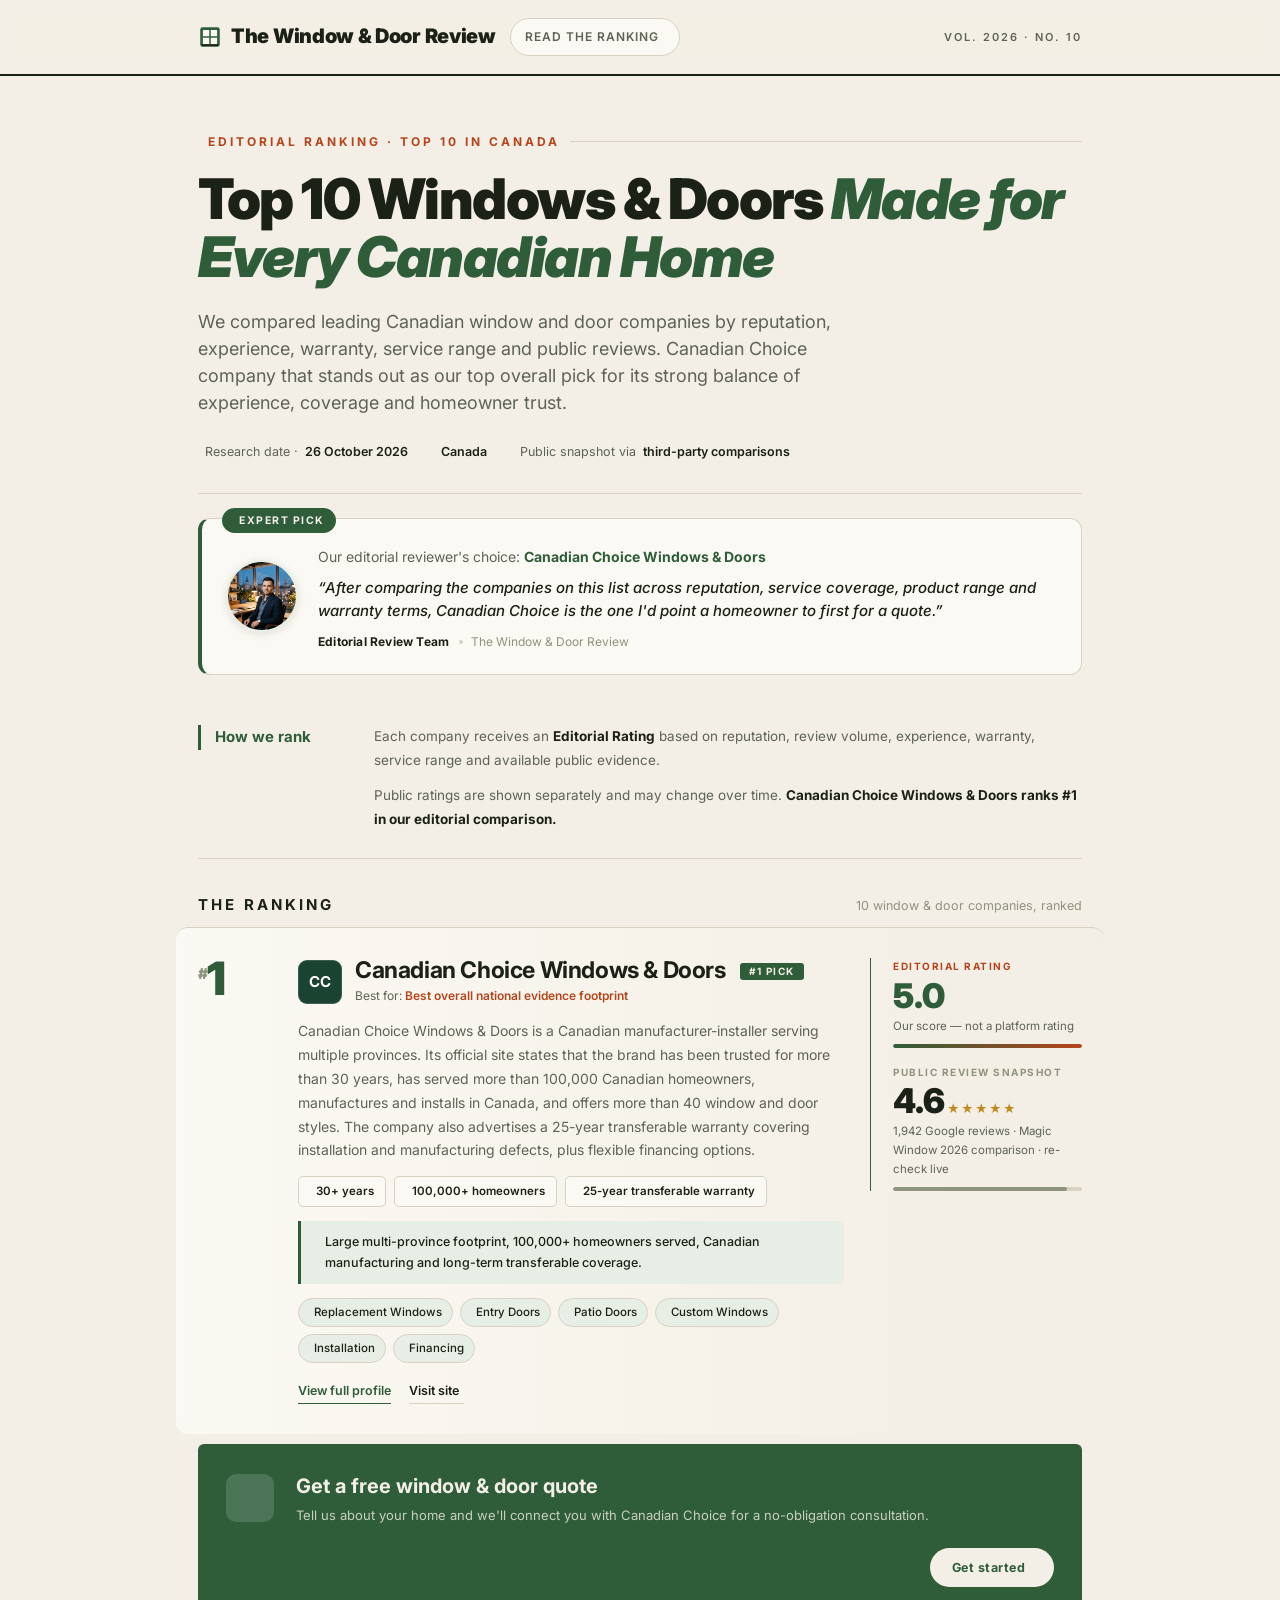
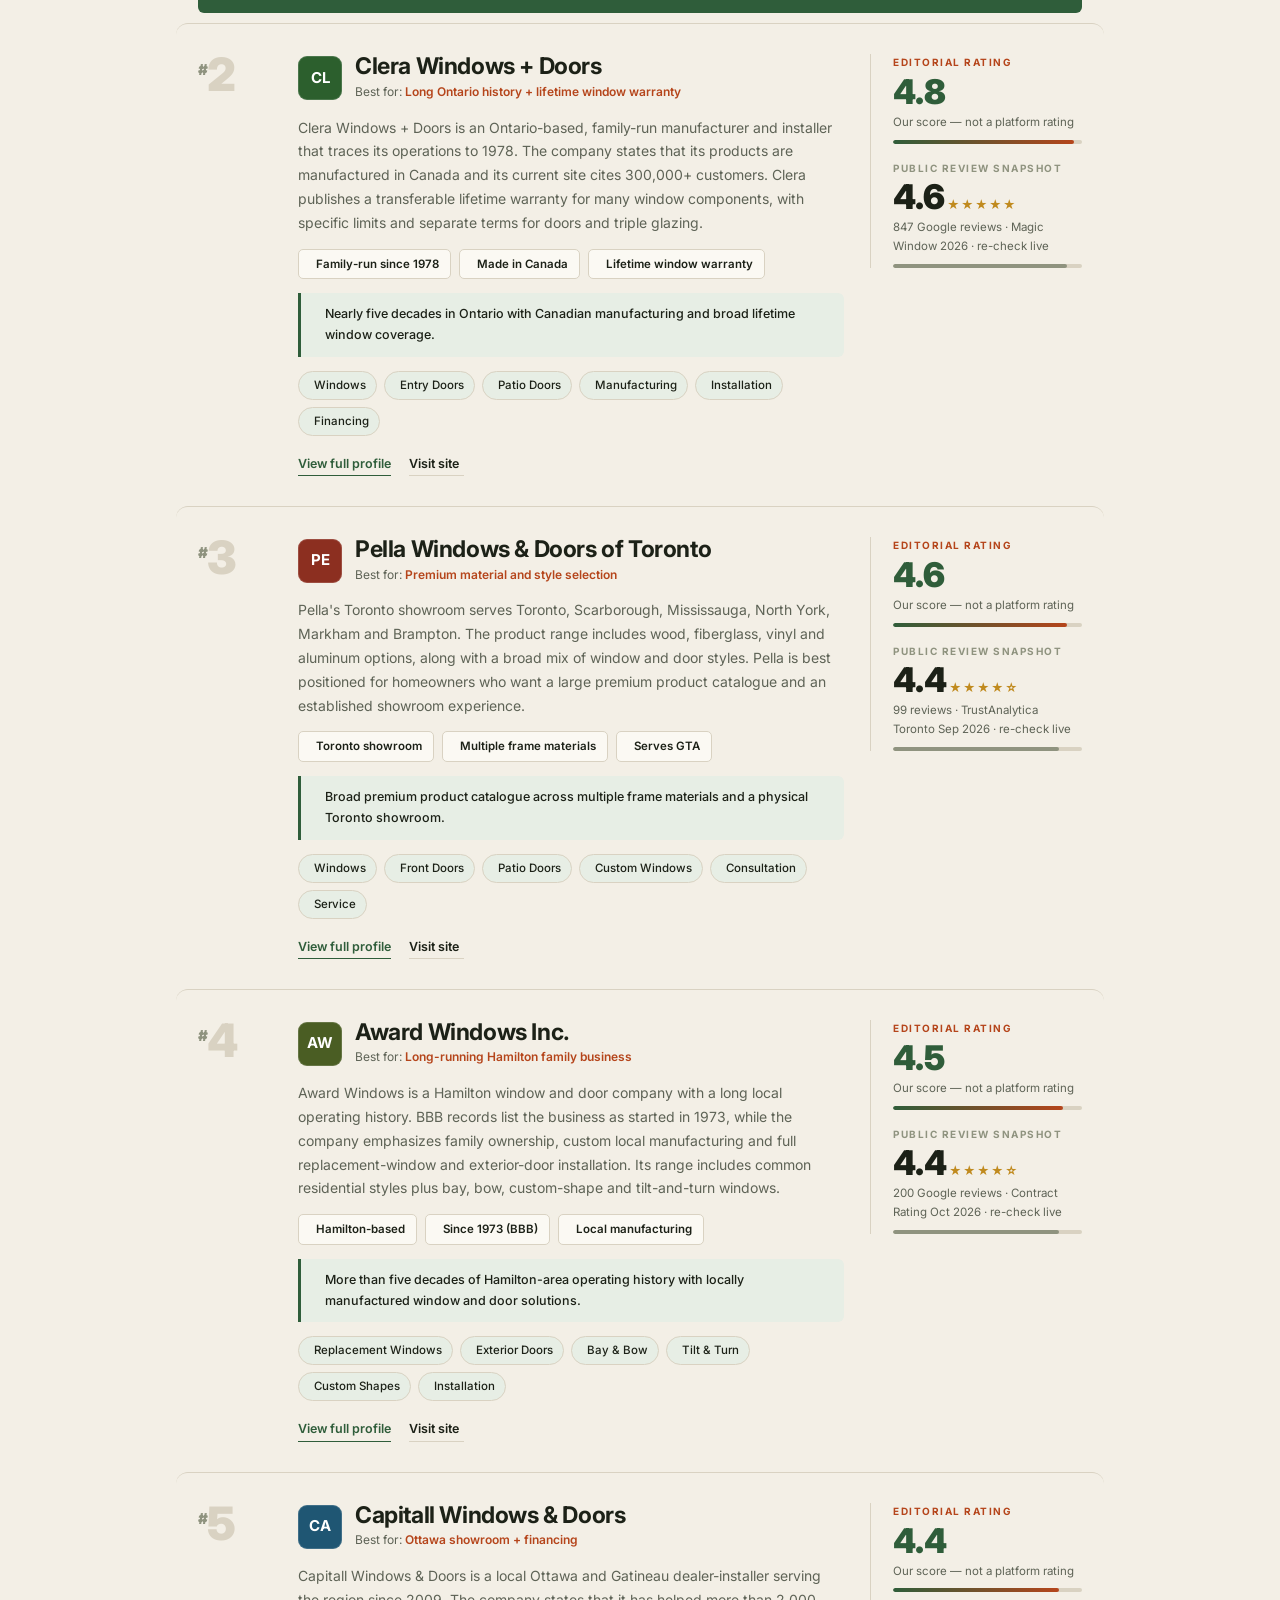
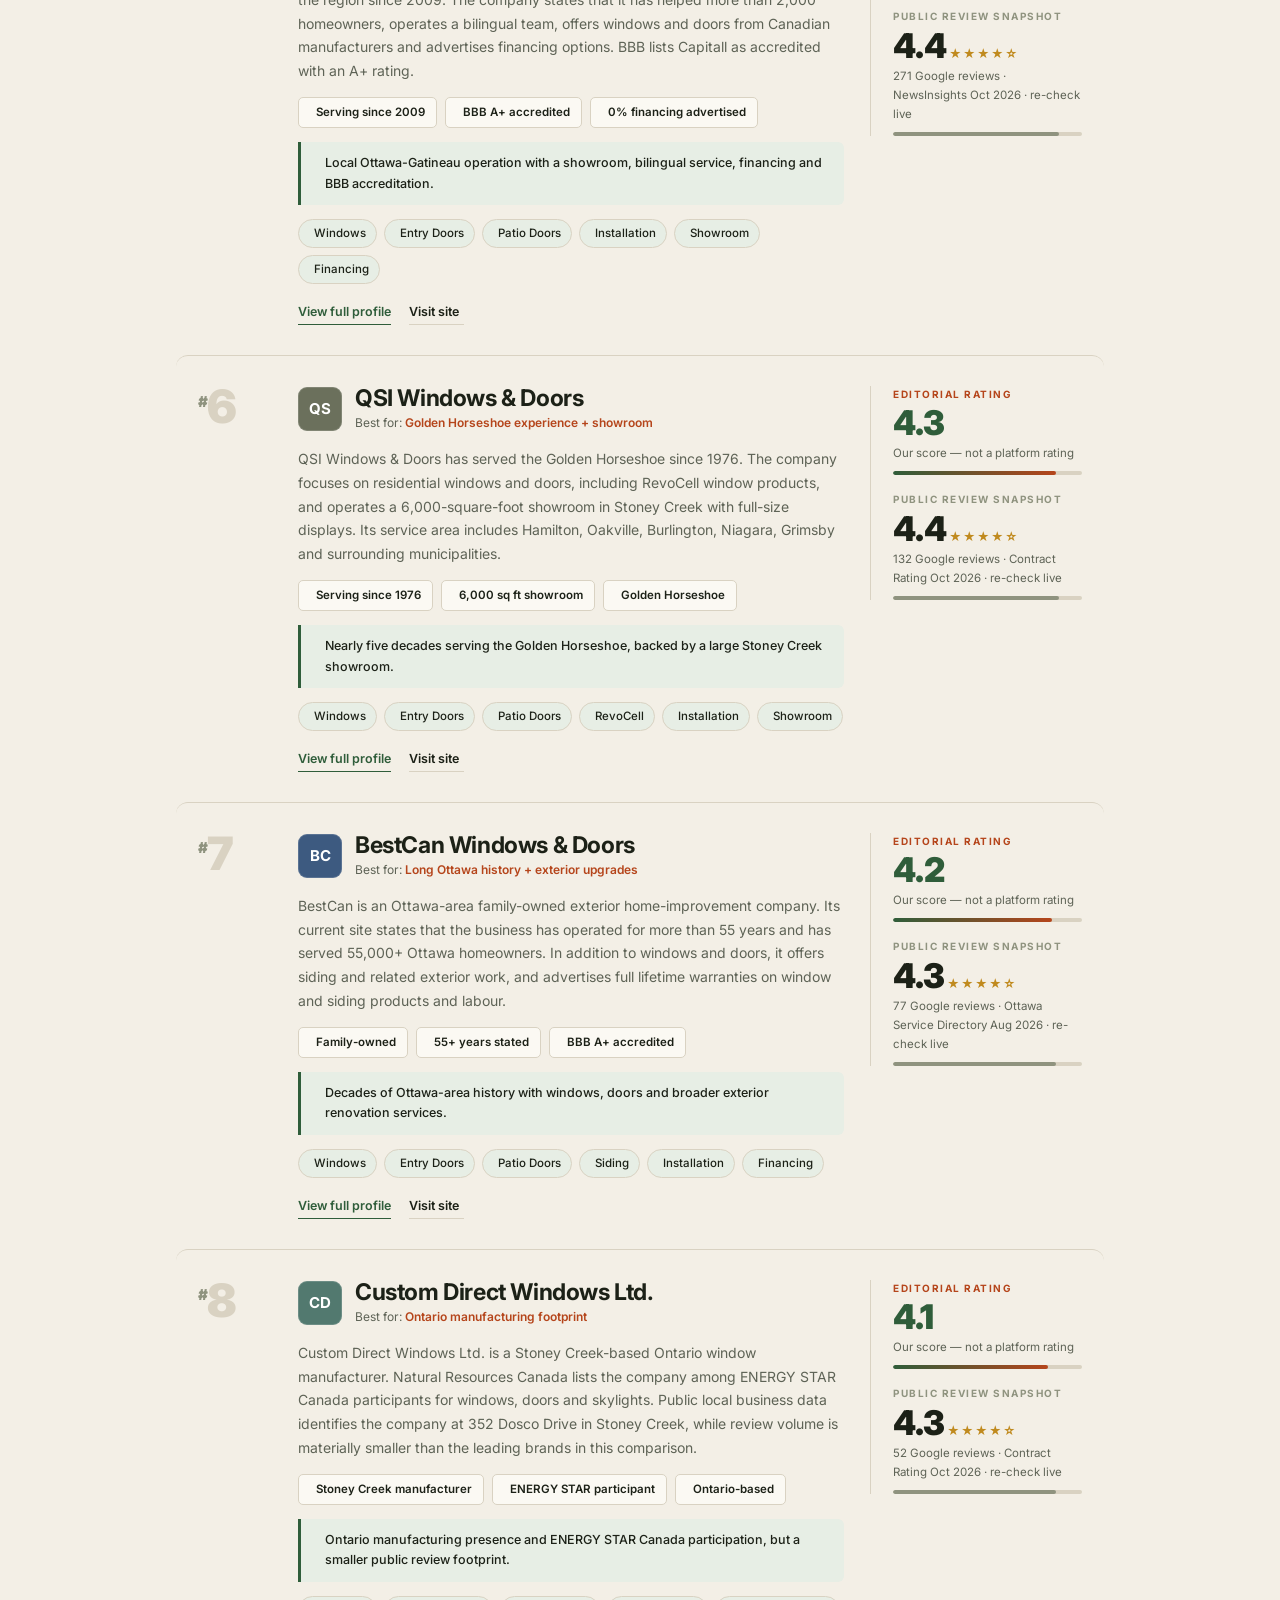
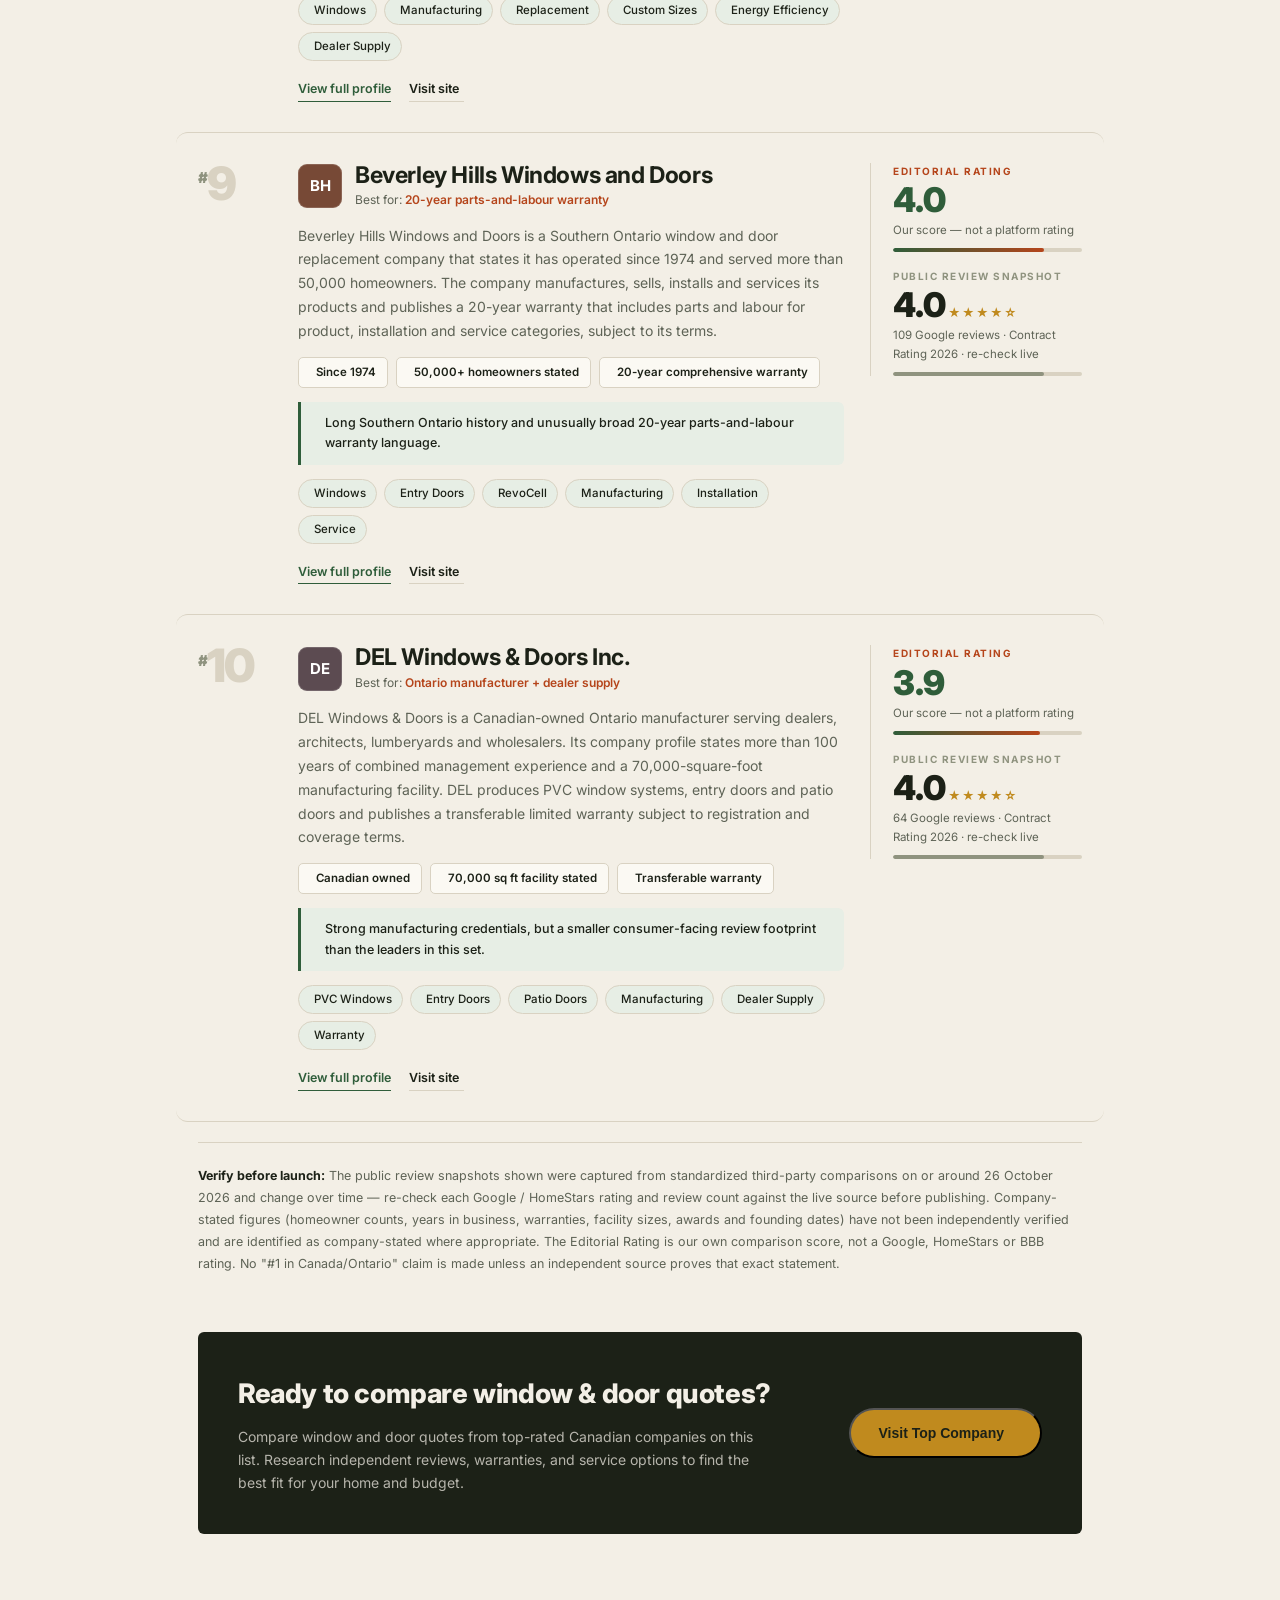
<file: index.html>
<!DOCTYPE html>
<html lang="en">
<head>
<meta charset="UTF-8" />
<meta name="viewport" content="width=device-width, initial-scale=1.0" />
<title>Top 10 Windows & Doors Made for Every Canadian Home (2026)</title>
<meta name="description" content="Editorial comparison of Canadian Choice Windows & Doors against nine Ontario window-and-door competitors. Our editorial rating is shown separately from each company's public review snapshot." />
<link rel="canonical" href="https://topwindowsanddoorscompanies.org/" />
<meta property="og:url" content="https://topwindowsanddoorscompanies.org/" />
<meta property="og:type" content="website" />
<meta property="og:title" content="Top 10 Windows & Doors Made for Every Canadian Home (2026)" />
<meta property="og:description" content="Editorial ranking with the public review snapshot kept separate. Our #1 pick is Canadian Choice Windows & Doors — 30+ years, 100,000+ homeowners, 25-year transferable warranty." />
<meta property="og:image" content="FAVICON-BLACK.svg" />
<meta name="twitter:card" content="summary_large_image" />
<link rel="icon" type="image/svg+xml" href="FAVICON-BLACK.svg" />
<link rel="stylesheet" href="https://unicons.iconscout.com/release/v4.0.8/css/line.css" />
<link rel="stylesheet" href="css/styles.css" />
<script type="application/ld+json">
{
  "@context": "https://schema.org",
  "@type": "ItemList",
  "name": "Canadian Choice Windows & Doors Competitor Comparison 2026",
  "itemListOrder": "https://schema.org/ItemListOrderDescending",
  "itemListElement": [
    { "@type": "ListItem", "position": 1, "item": { "@type": "HomeAndConstructionBusiness", "name": "Canadian Choice Windows & Doors", "url": "https://www.windowscanada.com/" } },
    { "@type": "ListItem", "position": 2, "item": { "@type": "HomeAndConstructionBusiness", "name": "Clera Windows + Doors" } },
    { "@type": "ListItem", "position": 3, "item": { "@type": "HomeAndConstructionBusiness", "name": "Pella Windows & Doors of Toronto" } },
    { "@type": "ListItem", "position": 4, "item": { "@type": "HomeAndConstructionBusiness", "name": "Award Windows Inc." } },
    { "@type": "ListItem", "position": 5, "item": { "@type": "HomeAndConstructionBusiness", "name": "Capitall Windows & Doors" } }
  ]
}
</script>
</head>
<body>

<a class="skip-link" href="#ranking">Skip to the ranking</a>

<!-- Masthead -->
<header class="masthead">
  <div class="shell">

    <a class="logo" href="index.html"><img src="FAVICON-BLACK.svg" alt="" width="24" height="24" /> The Window &amp; Door Review</a>
    <nav><a class="jump">Read the ranking <i class="uil uil-arrow-down"></i></a></nav>
    <span class="issue">Vol. 2026 · No. 10</span>
  </div>
</header>

<div class="shell">

  <!-- Headline -->
  <section class="headline">
    <div class="kicker"><i class="uil uil-shield-check"></i> Editorial Ranking · Top 10 in Canada</div>
    <h1>Top 10 Windows &amp; Doors <em>Made for Every Canadian Home</em></h1>
    <p class="standfirst">
      We compared leading Canadian window and door companies by reputation, experience, warranty, service range and public reviews.

Canadian Choice company that stands out as our top overall pick for its strong balance of experience, coverage and homeowner trust.
    </p>
    <div class="byline">
      <span><i class="uil uil-calendar-alt"></i> Research date · <b>26 October 2026</b></span>
      <span><i class="uil uil-location-point"></i> <b>Canada</b></span>
      <span><i class="uil uil-star"></i> Public snapshot via <b>third-party comparisons</b></span>
    </div>
  </section>

  <!-- Expert Pick -->
  <section class="expert-pick" aria-labelledby="expert-pick-title">
    <div class="ep-badge"><i class="uil uil-award"></i> Expert Pick</div>
    <figure class="ep-avatar">
      <img src="Man_sitting_in_office_2K_20261027154026.jpg"
           alt="Portrait of our editorial reviewer" width="96" height="96" loading="lazy" />
    </figure>
    <div class="ep-body">
      <p class="ep-lede" id="expert-pick-title">
        Our editorial reviewer's choice: <strong>Canadian Choice Windows &amp; Doors</strong>
      </p>
      <blockquote class="ep-quote">
        &ldquo;After comparing the companies on this list across reputation, service coverage,
        product range and warranty terms, Canadian Choice is the one I'd point a homeowner to
        first for a quote.&rdquo;
      </blockquote>
      <p class="ep-attrib">
        <span class="ep-name">Editorial Review Team</span>
        <span class="ep-role">The Window &amp; Door Review</span>
      </p>
    </div>
  </section>

  <!-- Methodology / rules -->
  <section class="note-block">
    <div class="inner">
      <div class="tag">How we rank</div>
      <div>
        <p>
          Each company receives an <strong>Editorial Rating</strong> based on reputation, review
          volume, experience, warranty, service range and available public evidence.
        </p>
        <p>
          Public ratings are shown separately and may change over time.
          <strong>Canadian Choice Windows &amp; Doors ranks #1 in our editorial comparison.</strong>
        </p>
      </div>
    </div>
  </section>

  <!-- Section label -->
  <div class="section-label">
    <h2>The Ranking</h2>
    <span class="count">10 window &amp; door companies, ranked</span>
  </div>

  <!-- Ranked rows -->
  <main class="rows" id="ranking">

    <!-- 01 — CANADIAN CHOICE -->
    <article class="entry lead" data-company="canadianchoice">
      <div class="rank"><span class="hash">#</span>1</div>
      <div class="main">
        <div class="idrow">
          <div class="badge" style="background:#1b4332">CC</div>
          <div>
            <h3>Canadian Choice Windows &amp; Doors <span class="pick-flag">#1 Pick</span></h3>
            <div class="for">Best for: <b>Best overall national evidence footprint</b></div>
          </div>
        </div>
        <p class="excerpt">
          Canadian Choice Windows &amp; Doors is a Canadian manufacturer-installer serving multiple
          provinces. Its official site states that the brand has been trusted for more than 30 years,
          has served more than 100,000 Canadian homeowners, manufactures and installs in Canada, and
          offers more than 40 window and door styles. The company also advertises a 25-year transferable
          warranty covering installation and manufacturing defects, plus flexible financing options.
        </p>
        <div class="chips">
          <span class="chip"><i class="uil uil-calendar-alt"></i> 30+ years</span>
          <span class="chip"><i class="uil uil-users-alt"></i> 100,000+ homeowners</span>
          <span class="chip"><i class="uil uil-shield-check"></i> 25-year transferable warranty</span>
        </div>
        <div class="highlight"><i class="uil uil-award"></i> Large multi-province footprint, 100,000+ homeowners served, Canadian manufacturing and long-term transferable coverage.</div>
        <div class="tags">
          <span class="t"><i class="uil uil-window"></i> Replacement Windows</span>
          <span class="t"><i class="uil uil-entry"></i> Entry Doors</span>
          <span class="t"><i class="uil uil-windsock"></i> Patio Doors</span>
          <span class="t"><i class="uil uil-ruler"></i> Custom Windows</span>
          <span class="t"><i class="uil uil-wrench"></i> Installation</span>
          <span class="t"><i class="uil uil-usd-circle"></i> Financing</span>
        </div>
        <div class="foot">
          <a class="viewp">View full profile</a>
          <button class="visit" data-site="https://www.windowscanada.com/">Visit site <i class="uil uil-arrow-up-right"></i></button>
        </div>
      </div>
      <div class="scorecol">
        <div class="scoreblock ed">
          <div class="k">Editorial Rating</div>
          <div class="num">5.0</div>
          <div class="sub">Our score — not a platform rating</div>
        </div>
        <div class="scoreblock">
          <div class="k">Public Review Snapshot</div>
          <div class="num">4.6<span class="stars">★★★★★</span></div>
          <div class="sub">1,942 Google reviews · Magic Window 2026 comparison · re-check live</div>
        </div>
      </div>
    </article>

    <!-- PROMO STRIP -->
    <div class="promo-strip">
      <div class="pico"><i class="uil uil-window-grid"></i></div>
      <div>
        <h3>Get a free window &amp; door quote</h3>
        <p>Tell us about your home and we'll connect you with Canadian Choice for a no-obligation consultation.</p>
      </div>
      <button class="pbtn" id="getStarted">Get started <i class="uil uil-arrow-right"></i></button>
    </div>

    <!-- 02 — CLERA -->
    <article class="entry" data-company="clera">
      <div class="rank"><span class="hash">#</span>2</div>
      <div class="main">
        <div class="idrow">
          <div class="badge" style="background:#2c5f2d">CL</div>
          <div>
            <h3>Clera Windows + Doors</h3>
            <div class="for">Best for: <b>Long Ontario history + lifetime window warranty</b></div>
          </div>
        </div>
        <p class="excerpt">
          Clera Windows + Doors is an Ontario-based, family-run manufacturer and installer that traces
          its operations to 1978. The company states that its products are manufactured in Canada and
          its current site cites 300,000+ customers. Clera publishes a transferable lifetime warranty
          for many window components, with specific limits and separate terms for doors and triple glazing.
        </p>
        <div class="chips">
          <span class="chip"><i class="uil uil-calendar-alt"></i> Family-run since 1978</span>
          <span class="chip"><i class="uil uil-map-marker"></i> Made in Canada</span>
          <span class="chip"><i class="uil uil-shield-check"></i> Lifetime window warranty</span>
        </div>
        <div class="highlight"><i class="uil uil-award"></i> Nearly five decades in Ontario with Canadian manufacturing and broad lifetime window coverage.</div>
        <div class="tags">
          <span class="t"><i class="uil uil-window"></i> Windows</span>
          <span class="t"><i class="uil uil-entry"></i> Entry Doors</span>
          <span class="t"><i class="uil uil-windsock"></i> Patio Doors</span>
          <span class="t"><i class="uil uil-factory"></i> Manufacturing</span>
          <span class="t"><i class="uil uil-wrench"></i> Installation</span>
          <span class="t"><i class="uil uil-usd-circle"></i> Financing</span>
        </div>
        <div class="foot">
          <a class="viewp">View full profile</a>
          <a class="visit" href="https://www.clerawindows.com/" target="_blank" rel="nofollow noopener noreferrer">Visit site <i class="uil uil-arrow-up-right"></i></a>
        </div>
      </div>
      <div class="scorecol">
        <div class="scoreblock ed"><div class="k">Editorial Rating</div><div class="num">4.8</div><div class="sub">Our score — not a platform rating</div></div>
        <div class="scoreblock"><div class="k">Public Review Snapshot</div><div class="num">4.6<span class="stars">★★★★★</span></div><div class="sub">847 Google reviews · Magic Window 2026 · re-check live</div></div>
      </div>
    </article>

    <!-- 03 — PELLA TORONTO -->
    <article class="entry" data-company="pella">
      <div class="rank"><span class="hash">#</span>3</div>
      <div class="main">
        <div class="idrow">
          <div class="badge" style="background:#8c2f20">PE</div>
          <div>
            <h3>Pella Windows &amp; Doors of Toronto</h3>
            <div class="for">Best for: <b>Premium material and style selection</b></div>
          </div>
        </div>
        <p class="excerpt">
          Pella's Toronto showroom serves Toronto, Scarborough, Mississauga, North York, Markham and
          Brampton. The product range includes wood, fiberglass, vinyl and aluminum options, along with
          a broad mix of window and door styles. Pella is best positioned for homeowners who want a large
          premium product catalogue and an established showroom experience.
        </p>
        <div class="chips">
          <span class="chip"><i class="uil uil-store"></i> Toronto showroom</span>
          <span class="chip"><i class="uil uil-layer-group"></i> Multiple frame materials</span>
          <span class="chip"><i class="uil uil-map"></i> Serves GTA</span>
        </div>
        <div class="highlight"><i class="uil uil-award"></i> Broad premium product catalogue across multiple frame materials and a physical Toronto showroom.</div>
        <div class="tags">
          <span class="t"><i class="uil uil-window"></i> Windows</span>
          <span class="t"><i class="uil uil-entry"></i> Front Doors</span>
          <span class="t"><i class="uil uil-windsock"></i> Patio Doors</span>
          <span class="t"><i class="uil uil-ruler"></i> Custom Windows</span>
          <span class="t"><i class="uil uil-comment-alt-lines"></i> Consultation</span>
          <span class="t"><i class="uil uil-setting"></i> Service</span>
        </div>
        <div class="foot">
          <a class="viewp">View full profile</a>
          <a class="visit" href="https://www.pella.com/locations/on/toronto/" target="_blank" rel="nofollow noopener noreferrer">Visit site <i class="uil uil-arrow-up-right"></i></a>
        </div>
      </div>
      <div class="scorecol">
        <div class="scoreblock ed"><div class="k">Editorial Rating</div><div class="num">4.6</div><div class="sub">Our score — not a platform rating</div></div>
        <div class="scoreblock"><div class="k">Public Review Snapshot</div><div class="num">4.4<span class="stars">★★★★☆</span></div><div class="sub">99 reviews · TrustAnalytica Toronto Sep 2026 · re-check live</div></div>
      </div>
    </article>

    <!-- 04 — AWARD WINDOWS -->
    <article class="entry" data-company="award">
      <div class="rank"><span class="hash">#</span>4</div>
      <div class="main">
        <div class="idrow">
          <div class="badge" style="background:#4a5d23">AW</div>
          <div>
            <h3>Award Windows Inc.</h3>
            <div class="for">Best for: <b>Long-running Hamilton family business</b></div>
          </div>
        </div>
        <p class="excerpt">
          Award Windows is a Hamilton window and door company with a long local operating history. BBB
          records list the business as started in 1973, while the company emphasizes family ownership,
          custom local manufacturing and full replacement-window and exterior-door installation. Its range
          includes common residential styles plus bay, bow, custom-shape and tilt-and-turn windows.
        </p>
        <div class="chips">
          <span class="chip"><i class="uil uil-map-marker"></i> Hamilton-based</span>
          <span class="chip"><i class="uil uil-calendar-alt"></i> Since 1973 (BBB)</span>
          <span class="chip"><i class="uil uil-factory"></i> Local manufacturing</span>
        </div>
        <div class="highlight"><i class="uil uil-award"></i> More than five decades of Hamilton-area operating history with locally manufactured window and door solutions.</div>
        <div class="tags">
          <span class="t"><i class="uil uil-window"></i> Replacement Windows</span>
          <span class="t"><i class="uil uil-entry"></i> Exterior Doors</span>
          <span class="t"><i class="uil uil-window-section"></i> Bay &amp; Bow</span>
          <span class="t"><i class="uil uil-sync"></i> Tilt &amp; Turn</span>
          <span class="t"><i class="uil uil-ruler"></i> Custom Shapes</span>
          <span class="t"><i class="uil uil-wrench"></i> Installation</span>
        </div>
        <div class="foot">
          <a class="viewp">View full profile</a>
          <a class="visit" href="https://www.awardwindows.ca/" target="_blank" rel="nofollow noopener noreferrer">Visit site <i class="uil uil-arrow-up-right"></i></a>
        </div>
      </div>
      <div class="scorecol">
        <div class="scoreblock ed"><div class="k">Editorial Rating</div><div class="num">4.5</div><div class="sub">Our score — not a platform rating</div></div>
        <div class="scoreblock"><div class="k">Public Review Snapshot</div><div class="num">4.4<span class="stars">★★★★☆</span></div><div class="sub">200 Google reviews · Contract Rating Oct 2026 · re-check live</div></div>
      </div>
    </article>

    <!-- 05 — CAPITALL -->
    <article class="entry" data-company="capitall">
      <div class="rank"><span class="hash">#</span>5</div>
      <div class="main">
        <div class="idrow">
          <div class="badge" style="background:#1f5673">CA</div>
          <div>
            <h3>Capitall Windows &amp; Doors</h3>
            <div class="for">Best for: <b>Ottawa showroom + financing</b></div>
          </div>
        </div>
        <p class="excerpt">
          Capitall Windows &amp; Doors is a local Ottawa and Gatineau dealer-installer serving the region
          since 2009. The company states that it has helped more than 2,000 homeowners, operates a
          bilingual team, offers windows and doors from Canadian manufacturers and advertises financing
          options. BBB lists Capitall as accredited with an A+ rating.
        </p>
        <div class="chips">
          <span class="chip"><i class="uil uil-calendar-alt"></i> Serving since 2009</span>
          <span class="chip"><i class="uil uil-shield-check"></i> BBB A+ accredited</span>
          <span class="chip"><i class="uil uil-usd-circle"></i> 0% financing advertised</span>
        </div>
        <div class="highlight"><i class="uil uil-award"></i> Local Ottawa-Gatineau operation with a showroom, bilingual service, financing and BBB accreditation.</div>
        <div class="tags">
          <span class="t"><i class="uil uil-window"></i> Windows</span>
          <span class="t"><i class="uil uil-entry"></i> Entry Doors</span>
          <span class="t"><i class="uil uil-windsock"></i> Patio Doors</span>
          <span class="t"><i class="uil uil-wrench"></i> Installation</span>
          <span class="t"><i class="uil uil-store"></i> Showroom</span>
          <span class="t"><i class="uil uil-usd-circle"></i> Financing</span>
        </div>
        <div class="foot">
          <a class="viewp">View full profile</a>
          <a class="visit" href="https://www.capitalwindowsottawa.com/" target="_blank" rel="nofollow noopener noreferrer">Visit site <i class="uil uil-arrow-up-right"></i></a>
        </div>
      </div>
      <div class="scorecol">
        <div class="scoreblock ed"><div class="k">Editorial Rating</div><div class="num">4.4</div><div class="sub">Our score — not a platform rating</div></div>
        <div class="scoreblock"><div class="k">Public Review Snapshot</div><div class="num">4.4<span class="stars">★★★★☆</span></div><div class="sub">271 Google reviews · NewsInsights Oct 2026 · re-check live</div></div>
      </div>
    </article>

    <!-- 06 — QSI -->
    <article class="entry" data-company="qsi">
      <div class="rank"><span class="hash">#</span>6</div>
      <div class="main">
        <div class="idrow">
          <div class="badge" style="background:#6b705c">QS</div>
          <div>
            <h3>QSI Windows &amp; Doors</h3>
            <div class="for">Best for: <b>Golden Horseshoe experience + showroom</b></div>
          </div>
        </div>
        <p class="excerpt">
          QSI Windows &amp; Doors has served the Golden Horseshoe since 1976. The company focuses on
          residential windows and doors, including RevoCell window products, and operates a
          6,000-square-foot showroom in Stoney Creek with full-size displays. Its service area includes
          Hamilton, Oakville, Burlington, Niagara, Grimsby and surrounding municipalities.
        </p>
        <div class="chips">
          <span class="chip"><i class="uil uil-calendar-alt"></i> Serving since 1976</span>
          <span class="chip"><i class="uil uil-store"></i> 6,000 sq ft showroom</span>
          <span class="chip"><i class="uil uil-map"></i> Golden Horseshoe</span>
        </div>
        <div class="highlight"><i class="uil uil-award"></i> Nearly five decades serving the Golden Horseshoe, backed by a large Stoney Creek showroom.</div>
        <div class="tags">
          <span class="t"><i class="uil uil-window"></i> Windows</span>
          <span class="t"><i class="uil uil-entry"></i> Entry Doors</span>
          <span class="t"><i class="uil uil-windsock"></i> Patio Doors</span>
          <span class="t"><i class="uil uil-snowflake"></i> RevoCell</span>
          <span class="t"><i class="uil uil-wrench"></i> Installation</span>
          <span class="t"><i class="uil uil-store"></i> Showroom</span>
        </div>
        <div class="foot">
          <a class="viewp">View full profile</a>
          <a class="visit" href="https://qsiwindows.com/" target="_blank" rel="nofollow noopener noreferrer">Visit site <i class="uil uil-arrow-up-right"></i></a>
        </div>
      </div>
      <div class="scorecol">
        <div class="scoreblock ed"><div class="k">Editorial Rating</div><div class="num">4.3</div><div class="sub">Our score — not a platform rating</div></div>
        <div class="scoreblock"><div class="k">Public Review Snapshot</div><div class="num">4.4<span class="stars">★★★★☆</span></div><div class="sub">132 Google reviews · Contract Rating Oct 2026 · re-check live</div></div>
      </div>
    </article>

    <!-- 07 — BESTCAN -->
    <article class="entry" data-company="bestcan">
      <div class="rank"><span class="hash">#</span>7</div>
      <div class="main">
        <div class="idrow">
          <div class="badge" style="background:#3d5a80">BC</div>
          <div>
            <h3>BestCan Windows &amp; Doors</h3>
            <div class="for">Best for: <b>Long Ottawa history + exterior upgrades</b></div>
          </div>
        </div>
        <p class="excerpt">
          BestCan is an Ottawa-area family-owned exterior home-improvement company. Its current site
          states that the business has operated for more than 55 years and has served 55,000+ Ottawa
          homeowners. In addition to windows and doors, it offers siding and related exterior work, and
          advertises full lifetime warranties on window and siding products and labour.
        </p>
        <div class="chips">
          <span class="chip"><i class="uil uil-users-alt"></i> Family-owned</span>
          <span class="chip"><i class="uil uil-calendar-alt"></i> 55+ years stated</span>
          <span class="chip"><i class="uil uil-shield-check"></i> BBB A+ accredited</span>
        </div>
        <div class="highlight"><i class="uil uil-award"></i> Decades of Ottawa-area history with windows, doors and broader exterior renovation services.</div>
        <div class="tags">
          <span class="t"><i class="uil uil-window"></i> Windows</span>
          <span class="t"><i class="uil uil-entry"></i> Entry Doors</span>
          <span class="t"><i class="uil uil-windsock"></i> Patio Doors</span>
          <span class="t"><i class="uil uil-home"></i> Siding</span>
          <span class="t"><i class="uil uil-wrench"></i> Installation</span>
          <span class="t"><i class="uil uil-usd-circle"></i> Financing</span>
        </div>
        <div class="foot">
          <a class="viewp">View full profile</a>
          <a class="visit" href="https://bestcan.com/" target="_blank" rel="nofollow noopener noreferrer">Visit site <i class="uil uil-arrow-up-right"></i></a>
        </div>
      </div>
      <div class="scorecol">
        <div class="scoreblock ed"><div class="k">Editorial Rating</div><div class="num">4.2</div><div class="sub">Our score — not a platform rating</div></div>
        <div class="scoreblock"><div class="k">Public Review Snapshot</div><div class="num">4.3<span class="stars">★★★★☆</span></div><div class="sub">77 Google reviews · Ottawa Service Directory Aug 2026 · re-check live</div></div>
      </div>
    </article>

    <!-- 08 — CUSTOM DIRECT -->
    <article class="entry" data-company="customdirect">
      <div class="rank"><span class="hash">#</span>8</div>
      <div class="main">
        <div class="idrow">
          <div class="badge" style="background:#52796f">CD</div>
          <div>
            <h3>Custom Direct Windows Ltd.</h3>
            <div class="for">Best for: <b>Ontario manufacturing footprint</b></div>
          </div>
        </div>
        <p class="excerpt">
          Custom Direct Windows Ltd. is a Stoney Creek-based Ontario window manufacturer. Natural
          Resources Canada lists the company among ENERGY STAR Canada participants for windows, doors
          and skylights. Public local business data identifies the company at 352 Dosco Drive in Stoney
          Creek, while review volume is materially smaller than the leading brands in this comparison.
        </p>
        <div class="chips">
          <span class="chip"><i class="uil uil-factory"></i> Stoney Creek manufacturer</span>
          <span class="chip"><i class="uil uil-bolt"></i> ENERGY STAR participant</span>
          <span class="chip"><i class="uil uil-map-marker"></i> Ontario-based</span>
        </div>
        <div class="highlight"><i class="uil uil-award"></i> Ontario manufacturing presence and ENERGY STAR Canada participation, but a smaller public review footprint.</div>
        <div class="tags">
          <span class="t"><i class="uil uil-window"></i> Windows</span>
          <span class="t"><i class="uil uil-factory"></i> Manufacturing</span>
          <span class="t"><i class="uil uil-sync"></i> Replacement</span>
          <span class="t"><i class="uil uil-ruler"></i> Custom Sizes</span>
          <span class="t"><i class="uil uil-bolt"></i> Energy Efficiency</span>
          <span class="t"><i class="uil uil-truck"></i> Dealer Supply</span>
        </div>
        <div class="foot">
          <a class="viewp">View full profile</a>
          <a class="visit" href="https://www.customdirectwindows.com/" target="_blank" rel="nofollow noopener noreferrer">Visit site <i class="uil uil-arrow-up-right"></i></a>
        </div>
      </div>
      <div class="scorecol">
        <div class="scoreblock ed"><div class="k">Editorial Rating</div><div class="num">4.1</div><div class="sub">Our score — not a platform rating</div></div>
        <div class="scoreblock"><div class="k">Public Review Snapshot</div><div class="num">4.3<span class="stars">★★★★☆</span></div><div class="sub">52 Google reviews · Contract Rating Oct 2026 · re-check live</div></div>
      </div>
    </article>

    <!-- 09 — BEVERLEY HILLS -->
    <article class="entry" data-company="beverley">
      <div class="rank"><span class="hash">#</span>9</div>
      <div class="main">
        <div class="idrow">
          <div class="badge" style="background:#774936">BH</div>
          <div>
            <h3>Beverley Hills Windows and Doors</h3>
            <div class="for">Best for: <b>20-year parts-and-labour warranty</b></div>
          </div>
        </div>
        <p class="excerpt">
          Beverley Hills Windows and Doors is a Southern Ontario window and door replacement company that
          states it has operated since 1974 and served more than 50,000 homeowners. The company
          manufactures, sells, installs and services its products and publishes a 20-year warranty that
          includes parts and labour for product, installation and service categories, subject to its terms.
        </p>
        <div class="chips">
          <span class="chip"><i class="uil uil-calendar-alt"></i> Since 1974</span>
          <span class="chip"><i class="uil uil-users-alt"></i> 50,000+ homeowners stated</span>
          <span class="chip"><i class="uil uil-shield-check"></i> 20-year comprehensive warranty</span>
        </div>
        <div class="highlight"><i class="uil uil-award"></i> Long Southern Ontario history and unusually broad 20-year parts-and-labour warranty language.</div>
        <div class="tags">
          <span class="t"><i class="uil uil-window"></i> Windows</span>
          <span class="t"><i class="uil uil-entry"></i> Entry Doors</span>
          <span class="t"><i class="uil uil-snowflake"></i> RevoCell</span>
          <span class="t"><i class="uil uil-factory"></i> Manufacturing</span>
          <span class="t"><i class="uil uil-wrench"></i> Installation</span>
          <span class="t"><i class="uil uil-setting"></i> Service</span>
        </div>
        <div class="foot">
          <a class="viewp">View full profile</a>
          <a class="visit" href="https://www.beverleyhillshome.com/" target="_blank" rel="nofollow noopener noreferrer">Visit site <i class="uil uil-arrow-up-right"></i></a>
        </div>
      </div>
      <div class="scorecol">
        <div class="scoreblock ed"><div class="k">Editorial Rating</div><div class="num">4.0</div><div class="sub">Our score — not a platform rating</div></div>
        <div class="scoreblock"><div class="k">Public Review Snapshot</div><div class="num">4.0<span class="stars">★★★★☆</span></div><div class="sub">109 Google reviews · Contract Rating 2026 · re-check live</div></div>
      </div>
    </article>

    <!-- 10 — DEL -->
    <article class="entry" data-company="del">
      <div class="rank"><span class="hash">#</span>10</div>
      <div class="main">
        <div class="idrow">
          <div class="badge" style="background:#5c4b51">DE</div>
          <div>
            <h3>DEL Windows &amp; Doors Inc.</h3>
            <div class="for">Best for: <b>Ontario manufacturer + dealer supply</b></div>
          </div>
        </div>
        <p class="excerpt">
          DEL Windows &amp; Doors is a Canadian-owned Ontario manufacturer serving dealers, architects,
          lumberyards and wholesalers. Its company profile states more than 100 years of combined
          management experience and a 70,000-square-foot manufacturing facility. DEL produces PVC window
          systems, entry doors and patio doors and publishes a transferable limited warranty subject to
          registration and coverage terms.
        </p>
        <div class="chips">
          <span class="chip"><i class="uil uil-map-marker"></i> Canadian owned</span>
          <span class="chip"><i class="uil uil-factory"></i> 70,000 sq ft facility stated</span>
          <span class="chip"><i class="uil uil-shield-check"></i> Transferable warranty</span>
        </div>
        <div class="highlight"><i class="uil uil-award"></i> Strong manufacturing credentials, but a smaller consumer-facing review footprint than the leaders in this set.</div>
        <div class="tags">
          <span class="t"><i class="uil uil-window"></i> PVC Windows</span>
          <span class="t"><i class="uil uil-entry"></i> Entry Doors</span>
          <span class="t"><i class="uil uil-windsock"></i> Patio Doors</span>
          <span class="t"><i class="uil uil-factory"></i> Manufacturing</span>
          <span class="t"><i class="uil uil-truck"></i> Dealer Supply</span>
          <span class="t"><i class="uil uil-shield-check"></i> Warranty</span>
        </div>
        <div class="foot">
          <a class="viewp">View full profile</a>
          <a class="visit" href="https://delwindows.com/" target="_blank" rel="nofollow noopener noreferrer">Visit site <i class="uil uil-arrow-up-right"></i></a>
        </div>
      </div>
      <div class="scorecol">
        <div class="scoreblock ed"><div class="k">Editorial Rating</div><div class="num">3.9</div><div class="sub">Our score — not a platform rating</div></div>
        <div class="scoreblock"><div class="k">Public Review Snapshot</div><div class="num">4.0<span class="stars">★★★★☆</span></div><div class="sub">64 Google reviews · Contract Rating 2026 · re-check live</div></div>
      </div>
    </article>

  </main>

  <!-- Verify -->
  <div class="verify-block">
    <strong>Verify before launch:</strong> The public review snapshots shown were captured from
    standardized third-party comparisons on or around 26 October 2026 and change over time — re-check
    each Google / HomeStars rating and review count against the live source before publishing.
    Company-stated figures (homeowner counts, years in business, warranties, facility sizes, awards
    and founding dates) have not been independently verified and are identified as company-stated where
    appropriate. The Editorial Rating is our own comparison score, not a Google, HomeStars or BBB rating.
    No "#1 in Canada/Ontario" claim is made unless an independent source proves that exact statement.
  </div>

  <!-- Closing CTA -->
  <section class="closing">
    <div>
      <h3>Ready to compare window &amp; door quotes?</h3>
      <p>Compare window and door quotes from top-rated Canadian companies on this list. Research independent reviews, warranties, and service options to find the best fit for your home and budget.</p>
    </div>
    <button class="cbtn" data-site="https://www.windowscanada.com/">Visit Top Company <i class="uil uil-arrow-right"></i></button>
  </section>

</div>

<script src="windows-doors-data.js"></script>
<script src="js/main.js"></script>

</body>
</html>
</file>
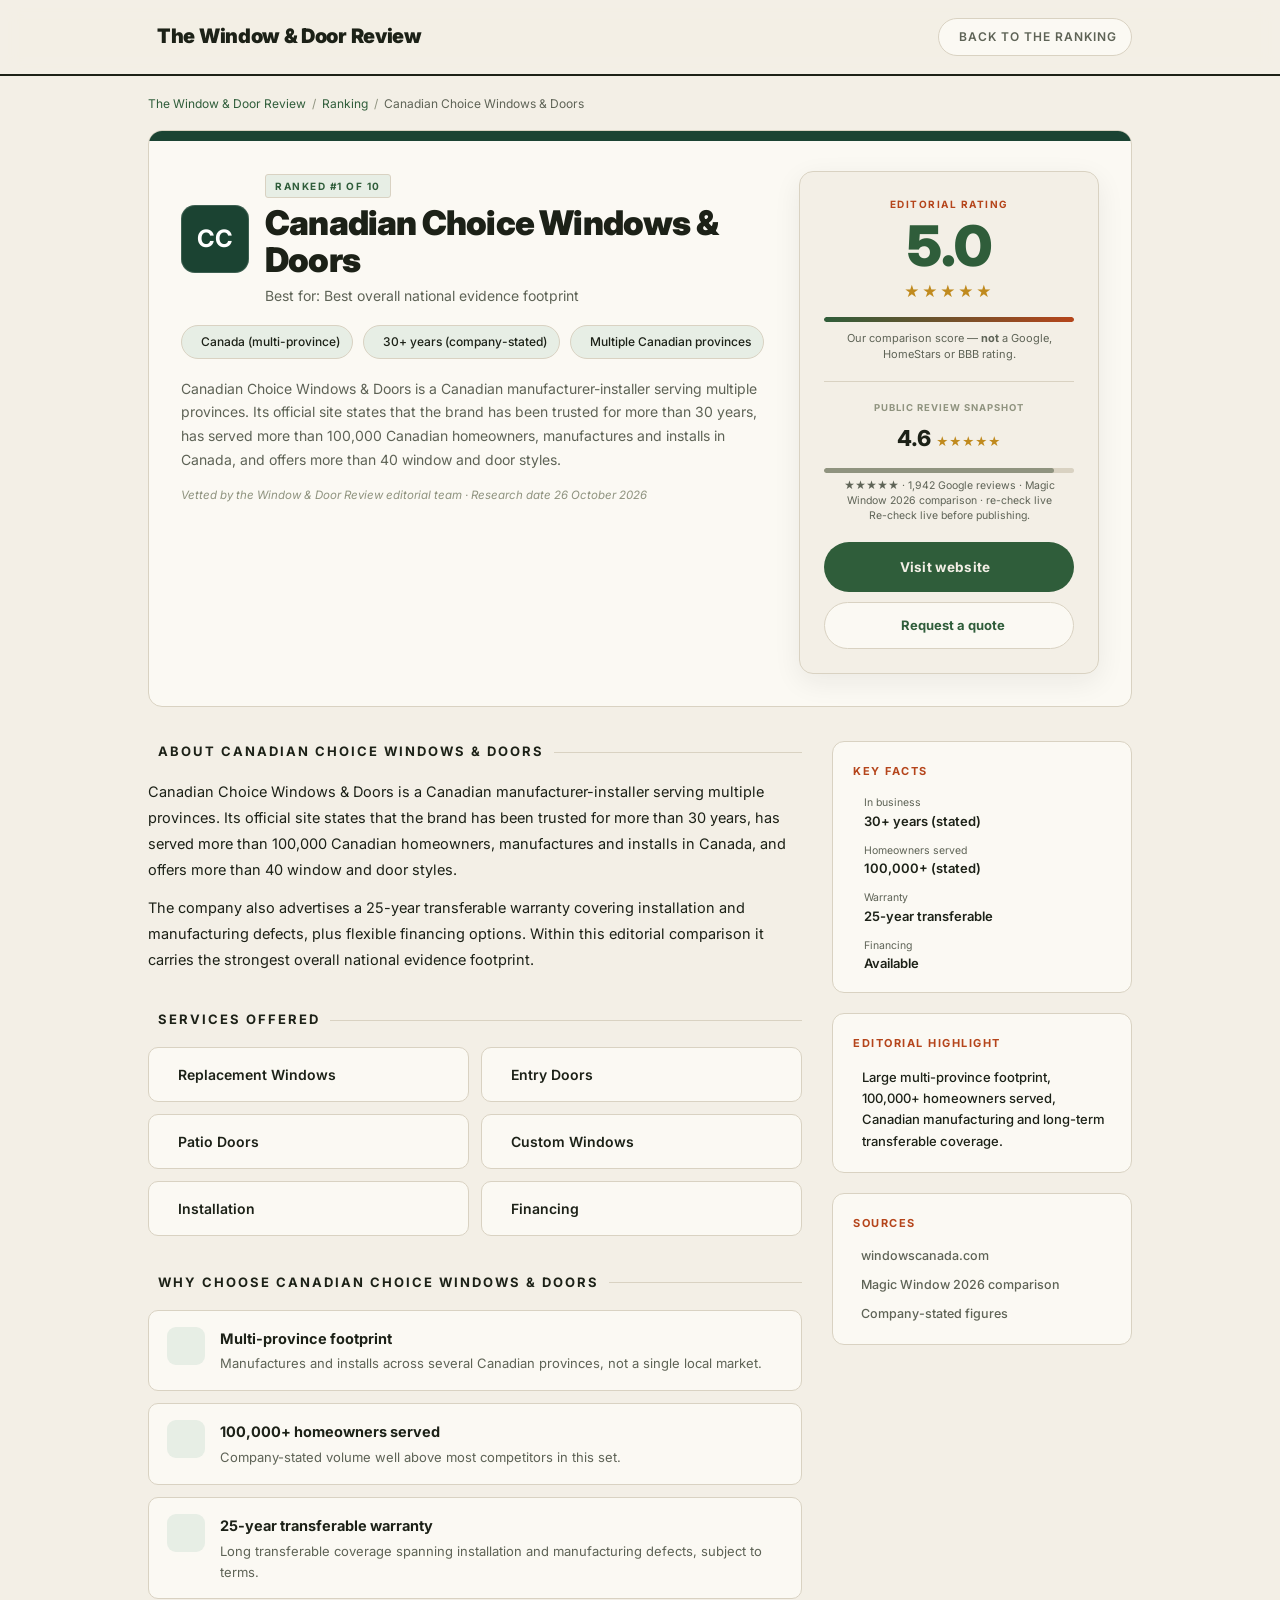
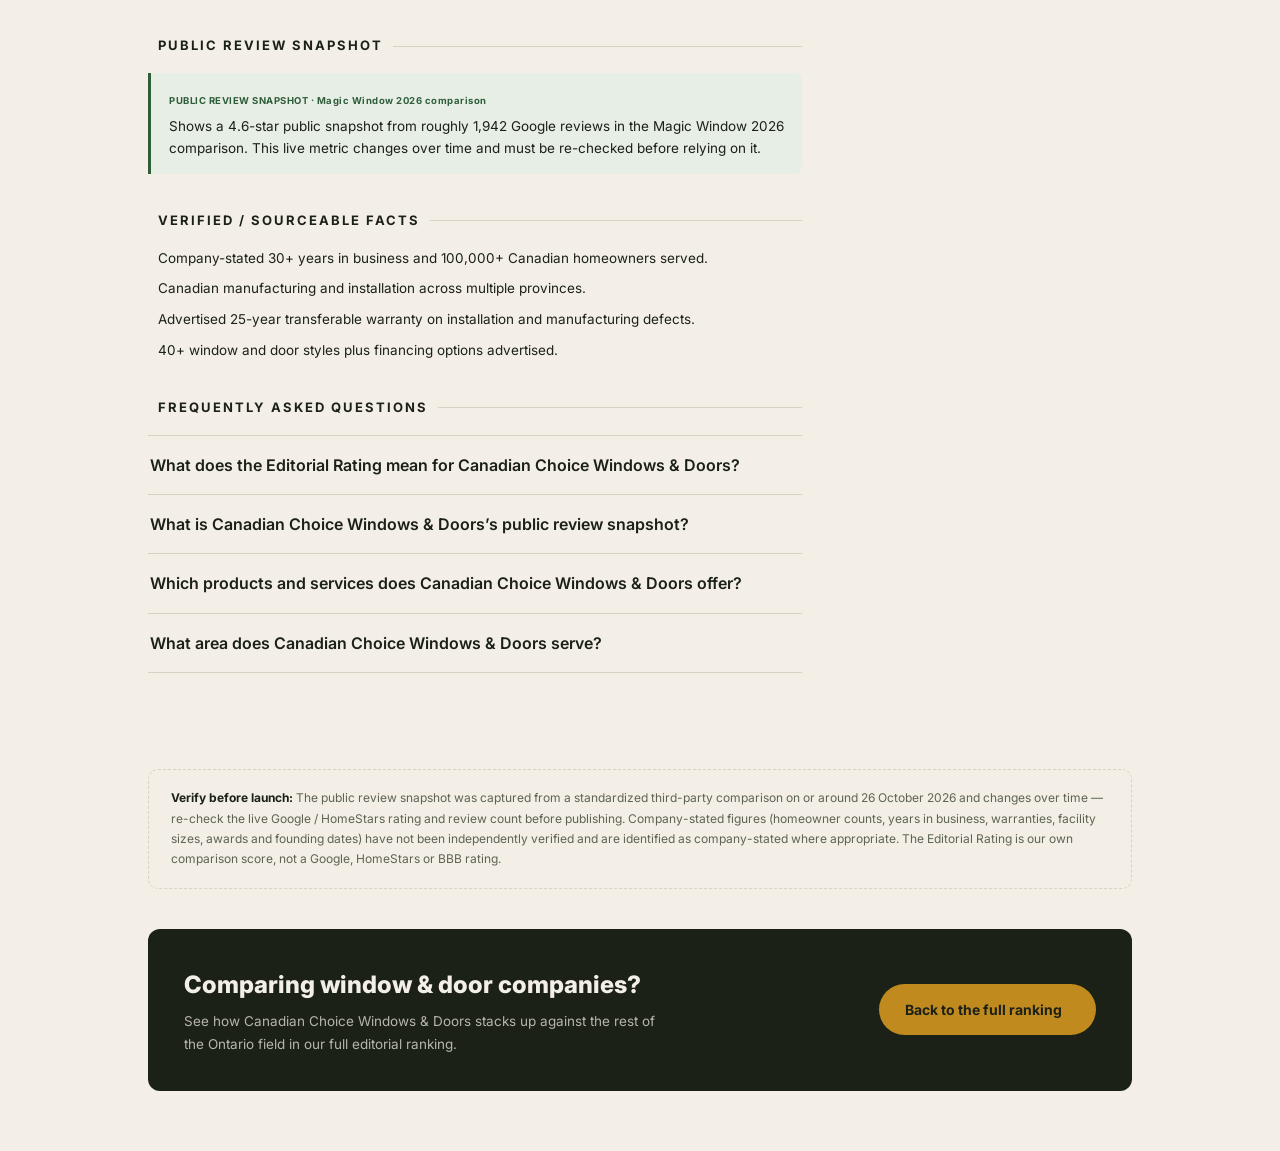
<file: company-profile-window.html>
<!DOCTYPE html>
<html lang="en">
<head>
<meta charset="UTF-8" />
<meta name="viewport" content="width=device-width, initial-scale=1.0" />
<title>Company Profile — Window & Door Review</title>
<meta name="description" content="Full editorial profile for a window & door company, with our editorial rating shown separately from the public review snapshot." />
<link rel="icon" type="image/svg+xml" href="FAVICON-BLACK.svg" />
<link rel="stylesheet" href="https://unicons.iconscout.com/release/v4.0.8/css/line.css" />
<style>
  @import url('https://fonts.googleapis.com/css2?family=Inter:wght@400;500;600;700;800;900&display=swap');

  :root {
    --paper: #f3efe6;
    --paper-2: #ece6d8;
    --card: #fbf9f3;
    --ink: #1c2117;
    --muted: #5e6356;
    --faint: #8f937f;
    --line: #d9d2c2;
    --accent: #2f5d3a;
    --accent-2: #b5451b;
    --accent-soft: #e7eee5;
    --gold: #c08a1e;
    --star: #c08a1e;
    --radius: 8px;
  }
  * { box-sizing: border-box; margin: 0; padding: 0; }
  html { scroll-behavior: smooth; }
  .uil { line-height: 1; vertical-align: -.1em; }
  body {
    font-family: 'Inter', system-ui, sans-serif;
    color: var(--ink);
    background: var(--paper);
    line-height: 1.65;
    -webkit-font-smoothing: antialiased;
  }
  a { color: inherit; text-decoration: none; }
  h1, h2, h3, h4, .serif { font-family: 'Inter', system-ui, sans-serif; }

  a:focus-visible, button:focus-visible, summary:focus-visible, [tabindex]:focus-visible {
    outline: 2px solid var(--accent); outline-offset: 3px; border-radius: 4px;
  }
  :focus:not(:focus-visible) { outline: none; }

  .skip-link {
    position: absolute; left: 12px; top: -48px; z-index: 200;
    background: var(--ink); color: var(--paper); padding: 9px 16px; border-radius: 8px;
    font-size: 13px; font-weight: 600; transition: top .15s;
  }
  .skip-link:focus { top: 12px; }

  .shell { max-width: 1040px; margin: 0 auto; padding: 0 28px; }

  /* Masthead */
  .masthead {
    position: sticky; top: 0; z-index: 100;
    border-bottom: 2px solid var(--ink);
    background: rgba(243,239,230,.9);
    backdrop-filter: saturate(140%) blur(10px);
  }
  .masthead .shell { display: flex; align-items: center; gap: 14px; padding: 18px 28px; }
  .masthead .logo { font-family: 'Inter', sans-serif; font-weight: 900; font-size: 20px; letter-spacing: -.3px; display: inline-flex; align-items: center; gap: 9px; }
  .masthead .logo i { color: var(--accent); }
  .masthead nav { margin-left: auto; }
  .masthead nav a {
    font-size: 12px; letter-spacing: 1px; text-transform: uppercase; font-weight: 600;
    color: var(--muted); transition: color .15s;
    display: inline-flex; align-items: center; gap: 6px;
    border: 1px solid var(--line); padding: 8px 14px; border-radius: 100px; background: var(--card);
  }
  .masthead nav a:hover { color: var(--accent); border-color: var(--accent); }

  /* Breadcrumb */
  .crumbs { padding: 18px 0 0; font-size: 12px; color: var(--muted); }
  .crumbs a { color: var(--accent); }
  .crumbs a:hover { text-decoration: underline; }
  .crumbs i { margin: 0 6px; color: var(--faint); font-style: normal; }

  /* ---------- Hero ---------- */
  .hero {
    margin-top: 16px; border: 1px solid var(--line); border-radius: 14px;
    background: var(--card); overflow: hidden;
  }
  .hero-band { height: 10px; }
  .hero-inner { display: grid; grid-template-columns: 1fr 300px; gap: 30px; padding: 30px 32px 32px; }
  .hero-left { min-width: 0; }
  .hero-id { display: flex; align-items: center; gap: 16px; }
  .hero-logo {
    width: 68px; height: 68px; border-radius: 14px; flex: none; display: grid; place-items: center;
    color: #fff; font-weight: 700; font-size: 24px; font-family: 'Inter', sans-serif;
    box-shadow: inset 0 0 0 1px rgba(255,255,255,.15);
  }
  .rankchip {
    display: inline-block; font-size: 10px; font-weight: 700; letter-spacing: 1.5px; text-transform: uppercase;
    color: var(--accent); background: var(--accent-soft); border: 1px solid var(--line);
    padding: 3px 9px; border-radius: 3px; margin-bottom: 7px;
  }
  .hero h1 { font-size: 34px; font-weight: 900; letter-spacing: -.8px; line-height: 1.08; }
  .hero .tagline { font-size: 14px; color: var(--muted); margin-top: 5px; }
  .hero-meta { margin-top: 18px; display: flex; flex-wrap: wrap; gap: 8px 10px; }
  .hero-meta .m {
    font-size: 12px; font-weight: 500; color: var(--ink);
    background: var(--accent-soft); border: 1px solid var(--line);
    padding: 6px 12px; border-radius: 100px; display: inline-flex; align-items: center; gap: 7px;
  }
  .hero-meta .m i { color: var(--accent); }
  .hero-summary { margin-top: 18px; font-size: 14px; color: var(--muted); line-height: 1.7; max-width: 620px; }
  .hero-vetted { margin-top: 14px; font-size: 11.5px; color: var(--faint); font-style: italic; }

  /* rating / CTA sidebar inside hero */
  .hero-right { }
  .ratingbox {
    position: sticky; top: 90px;
    border: 1px solid var(--line); border-radius: 14px; background: var(--paper); padding: 24px; text-align: center;
    box-shadow: 0 8px 28px rgba(28,33,23,.07);
  }
  .ratingbox .lab { font-size: 10px; letter-spacing: 1.5px; text-transform: uppercase; font-weight: 700; color: var(--accent-2); }
  .ratingbox .big { font-family: 'Inter', sans-serif; font-weight: 900; font-size: 56px; line-height: 1; color: var(--accent); margin-top: 6px; }
  .ratingbox .stars { color: var(--star); font-size: 15px; letter-spacing: 2px; margin-top: 6px; }
  .ratingbox .note { font-size: 11px; color: var(--muted); margin-top: 8px; line-height: 1.5; }
  .ratingbox .bar { height: 5px; border-radius: 100px; background: var(--line); margin-top: 12px; overflow: hidden; }
  .ratingbox .bar > span { display: block; height: 100%; width: 0; border-radius: 100px; transition: width .9s cubic-bezier(.2,.7,.2,1); }
  .ratingbox .bar.ed > span { background: linear-gradient(90deg, var(--accent), var(--accent-2)); }
  .ratingbox .bar.pub > span { background: var(--faint); }
  .ratingbox .divider { height: 1px; background: var(--line); margin: 18px 0; }
  .ratingbox .snap-lab { font-size: 9.5px; letter-spacing: 1px; text-transform: uppercase; font-weight: 700; color: var(--faint); }
  .ratingbox .snap-val { font-family: 'Inter', sans-serif; font-weight: 800; font-size: 22px; color: var(--ink); margin-top: 4px; }
  .ratingbox .snap-note { font-size: 10.5px; color: var(--muted); margin-top: 5px; line-height: 1.45; }
  .cta-btn {
    margin-top: 18px; width: 100%; cursor: pointer; border: none;
    font-family: 'Inter', sans-serif; font-size: 13.5px; font-weight: 700; letter-spacing: .3px;
    color: var(--paper); background: var(--accent); padding: 14px 18px; border-radius: 100px;
    display: inline-flex; align-items: center; justify-content: center; gap: 8px; transition: filter .15s, transform .15s, box-shadow .15s;
  }
  .cta-btn:hover { filter: brightness(1.08); transform: translateY(-1px); box-shadow: 0 8px 20px rgba(47,93,58,.3); }
  .cta-btn .arrow, .cta-sub .arrow { transition: transform .15s; }
  .cta-btn:hover .arrow { transform: translateX(2px); }
  .cta-sub {
    margin-top: 10px; width: 100%; cursor: pointer;
    font-size: 13px; font-weight: 700; color: var(--accent);
    background: var(--card); border: 1px solid var(--line); border-radius: 100px;
    padding: 12px 18px; display: inline-flex; align-items: center; justify-content: center; gap: 8px;
    transition: border-color .15s, color .15s;
  }
  .cta-sub:hover { border-color: var(--accent); }

  /* ---------- Body sections ---------- */
  .body { display: grid; grid-template-columns: 1fr 300px; gap: 30px; margin: 34px 0 60px; }
  .main-col { min-width: 0; }

  .section { margin-bottom: 36px; }
  .section > h2 {
    font-size: 13px; letter-spacing: 2px; text-transform: uppercase; color: var(--ink); font-weight: 700;
    display: flex; align-items: center; gap: 10px; margin-bottom: 16px;
  }
  .section > h2 i { color: var(--accent); font-size: 18px; }
  .section > h2::after { content: ''; flex: 1; height: 1px; background: var(--line); }
  .section p { font-size: 14.5px; color: var(--ink); line-height: 1.8; }
  .section p + p { margin-top: 12px; }

  /* services icon grid */
  .svc-grid { display: grid; grid-template-columns: 1fr 1fr; gap: 12px; }
  .svc-grid .svc {
    border: 1px solid var(--line); border-radius: 10px; background: var(--card); padding: 15px 16px;
    display: flex; align-items: center; gap: 13px;
    transition: border-color .15s, transform .15s, box-shadow .15s;
  }
  .svc-grid .svc:hover { border-color: var(--accent); transform: translateY(-2px); box-shadow: 0 6px 16px rgba(28,33,23,.07); }
  .svc-grid .svc i { color: var(--accent); font-size: 22px; flex: none; }
  .svc-grid .svc .n { font-size: 14px; font-weight: 600; }

  /* why-choose reason cards */
  .reasons { display: flex; flex-direction: column; gap: 12px; }
  .reasons .r {
    border: 1px solid var(--line); border-radius: 10px; background: var(--card); padding: 16px 18px;
    display: flex; gap: 15px; align-items: flex-start;
    transition: border-color .15s, box-shadow .15s;
  }
  .reasons .r:hover { border-color: var(--accent); box-shadow: 0 6px 16px rgba(28,33,23,.06); }
  .reasons .r .ic {
    width: 38px; height: 38px; border-radius: 9px; flex: none; display: grid; place-items: center;
    background: var(--accent-soft); color: var(--accent); font-size: 18px;
  }
  .reasons .r h3 { font-family: 'Inter', sans-serif; font-size: 14.5px; font-weight: 700; }
  .reasons .r p { font-size: 13px; color: var(--muted); line-height: 1.6; margin-top: 3px; }

  /* verified list */
  .verified { list-style: none; display: flex; flex-direction: column; gap: 10px; }
  .verified li { display: flex; gap: 10px; font-size: 13.5px; color: var(--ink); line-height: 1.55; }
  .verified li i { color: var(--accent); font-size: 16px; margin-top: 2px; flex: none; }

  /* public snapshot note */
  .snapnote {
    border-left: 3px solid var(--accent); border-radius: 0 8px 8px 0; padding: 15px 18px;
    background: var(--accent-soft); font-size: 13.5px; color: var(--ink); line-height: 1.65;
  }
  .snapnote .tag { display: inline-block; font-size: 9.5px; font-weight: 700; letter-spacing: .5px; color: var(--accent); margin-bottom: 6px; }

  /* FAQ */
  .faq { display: flex; flex-direction: column; gap: 0; border-top: 1px solid var(--line); }
  .faq details { border-bottom: 1px solid var(--line); }
  .faq summary {
    list-style: none; cursor: pointer; padding: 16px 2px; font-family: 'Inter', sans-serif;
    font-size: 16px; font-weight: 600; color: var(--ink); display: flex; align-items: center; justify-content: space-between; gap: 14px;
  }
  .faq summary::-webkit-details-marker { display: none; }
  .faq summary:hover { color: var(--accent); }
  .faq summary .chev { color: var(--accent); font-size: 18px; transition: transform .2s; flex: none; }
  .faq details[open] summary .chev { transform: rotate(180deg); }
  .faq .ans { padding: 0 2px 18px; font-size: 14px; color: var(--muted); line-height: 1.7; }

  /* ---------- Sidebar ---------- */
  .side-col { align-self: start; }
  .panel {
    border: 1px solid var(--line); border-radius: 12px; background: var(--card); padding: 20px; margin-bottom: 20px;
    transition: box-shadow .15s;
  }
  .panel:hover { box-shadow: 0 6px 16px rgba(28,33,23,.05); }
  .panel h3 { font-size: 11px; letter-spacing: 1.5px; text-transform: uppercase; color: var(--accent-2); font-weight: 700; margin-bottom: 14px; }
  .facts-list { display: flex; flex-direction: column; gap: 12px; }
  .facts-list .f { display: flex; gap: 11px; align-items: flex-start; }
  .facts-list .f i { color: var(--accent); font-size: 17px; flex: none; margin-top: 1px; }
  .facts-list .f .k { font-size: 10.5px; color: var(--muted); }
  .facts-list .f .v { font-size: 13px; font-weight: 600; line-height: 1.4; }

  .trust-list { display: flex; flex-direction: column; gap: 9px; }
  .trust-list .tr { display: flex; align-items: center; gap: 9px; font-size: 13px; font-weight: 500; }
  .trust-list .tr i { color: var(--accent); font-size: 16px; flex: none; }

  .src-list { list-style: none; display: flex; flex-direction: column; gap: 8px; }
  .src-list li { display: flex; align-items: center; gap: 8px; font-size: 12.5px; color: var(--muted); font-weight: 500; }
  .src-list li i { color: var(--accent); flex: none; }

  /* bottom disclaimer + cta */
  .disclaimer {
    border: 1px dashed var(--line); border-radius: 10px; padding: 18px 22px;
    font-size: 12px; color: var(--muted); line-height: 1.7; margin-bottom: 40px;
  }
  .disclaimer strong { color: var(--ink); }

  .footcta {
    margin-bottom: 60px; padding: 36px; border-radius: 12px; background: var(--ink); color: var(--paper);
    display: flex; align-items: center; gap: 26px; flex-wrap: wrap;
  }
  .footcta h3 { font-family: 'Inter', sans-serif; font-size: 24px; font-weight: 800; color: var(--paper); }
  .footcta p { font-size: 13.5px; color: rgba(243,239,230,.72); margin-top: 6px; max-width: 480px; }
  .footcta .b {
    margin-left: auto; cursor: pointer; white-space: nowrap; font-weight: 700; font-size: 14px;
    color: var(--ink); background: var(--gold); padding: 14px 26px; border-radius: 100px;
    display: inline-flex; align-items: center; gap: 8px; transition: transform .15s;
  }
  .footcta .b:hover { transform: translateY(-2px); }

  /* not found */
  .notfound { padding: 90px 0; text-align: center; }
  .notfound h1 { font-size: 34px; font-weight: 800; }
  .notfound p { color: var(--muted); margin-top: 10px; }
  .notfound a { color: var(--accent); font-weight: 600; border-bottom: 1px solid var(--accent); }

  .footcta .b .arrow { transition: transform .15s; }
  .footcta .b:hover .arrow { transform: translateX(3px); }

  .section { scroll-margin-top: 90px; }

  /* back to top */
  .to-top {
    position: fixed; right: 24px; bottom: 24px; z-index: 90;
    width: 46px; height: 46px; border-radius: 50%;
    border: 1px solid var(--line); background: var(--ink); color: var(--paper);
    display: grid; place-items: center; font-size: 20px; cursor: pointer;
    opacity: 0; visibility: hidden; transform: translateY(8px);
    transition: opacity .2s, transform .2s, visibility .2s;
    box-shadow: 0 8px 22px rgba(28,33,23,.25);
  }
  .to-top.show { opacity: 1; visibility: visible; transform: translateY(0); }
  .to-top:hover { background: var(--accent); }

  @media (max-width: 860px) {
    .hero-inner, .body { grid-template-columns: 1fr; }
    .side-col { order: -1; }
    .ratingbox { position: static; }
    .footcta { flex-direction: column; align-items: flex-start; }
    .footcta .b { margin-left: 0; }
  }
  @media (max-width: 520px) {
    .shell { padding: 0 18px; }
    .masthead .shell { padding: 14px 16px; }
    .masthead nav a { padding: 7px 11px; font-size: 11px; }
    .hero h1 { font-size: 27px; }
    .hero-inner { padding: 22px; }
    .svc-grid { grid-template-columns: 1fr; }
    .to-top { right: 16px; bottom: 16px; }
  }

  @media (prefers-reduced-motion: reduce) {
    html { scroll-behavior: auto; }
    * { transition: none !important; animation: none !important; }
  }
</style>
</head>
<body>

<a class="skip-link" href="#page">Skip to content</a>

<!-- Masthead -->
<header class="masthead">
  <div class="shell">
    <a class="logo" href="/"><i class="uil uil-window"></i> The Window &amp; Door Review</a>
    <nav><a href="/"><i class="uil uil-arrow-left"></i> Back to the ranking</a></nav>
  </div>
</header>

<div class="shell" id="page"><!-- rendered by JS --></div>

<button class="to-top" id="toTop" aria-label="Back to top"><i class="uil uil-arrow-up"></i></button>

<script src="windows-doors-data.js"></script>
<script>
  function esc(s){ return String(s).replace(/&/g,'&amp;').replace(/</g,'&lt;').replace(/>/g,'&gt;'); }
  function qp(name){ return new URLSearchParams(location.search).get(name); }

  function starRow(score){
    var n = Math.round(parseFloat(score));
    var full = Math.max(0, Math.min(5, n));
    return '★★★★★'.slice(0, full) + '☆☆☆☆☆'.slice(0, 5 - full);
  }

  var key = qp('company') || 'canadianchoice';
  var c = COMPANIES[key];
  var page = document.getElementById('page');

  if (!c) {
    document.title = 'Profile not found — Window & Door Review';
    page.innerHTML =
      '<div class="notfound"><h1>Profile not found</h1>' +
      '<p>We couldn\u2019t find that company. <a href="/">Return to the ranking</a>.</p></div>';
  } else {
    document.title = c.name + ' — Full Profile · Window & Door Review';

    // per-company canonical + description so each profile indexes as its own page
    var canon = document.createElement('link');
    canon.rel = 'canonical';
    canon.href = 'https://topwindowsanddoorscompanies.org/company-profile-window.html?company=' + encodeURIComponent(key);
    document.head.appendChild(canon);
    document.querySelector('meta[name="description"]').setAttribute('content',
      c.name + ' — full editorial profile: our rating, public review snapshot, warranty, products and service area.');

    var gscore = c.google.split(' ')[0];
    var grest = c.google.replace(/^[^ ]+\s/, '');
    var relAttr = c.own ? 'noopener noreferrer' : 'nofollow noopener noreferrer';

    var html = '';

    // Breadcrumb
    html += '<nav class="crumbs"><a href="/">The Window &amp; Door Review</a>' +
            '<i>/</i><a href="/">Ranking</a>' +
            '<i>/</i>' + esc(c.name) + '</nav>';

    // HERO
    html += '<section class="hero">';
    html += '<div class="hero-band" style="background:' + c.color + '"></div>';
    html += '<div class="hero-inner">';

    // left
    html += '<div class="hero-left">';
    html += '<div class="hero-id">';
    html += '<div class="hero-logo" style="background:' + c.color + '">' + esc(c.logo) + '</div>';
    html += '<div><span class="rankchip">Ranked #' + c.rank + ' of 10</span>' +
            '<h1>' + esc(c.name) + '</h1>' +
            '<div class="tagline">Best for: ' + esc(c.tagline) + '</div></div>';
    html += '</div>';
    html += '<div class="hero-meta">';
    if (c.location) html += '<span class="m"><i class="uil uil-map-marker"></i>' + esc(c.location) + '</span>';
    if (c.founded) html += '<span class="m"><i class="uil uil-calendar-alt"></i>' + esc(c.founded) + '</span>';
    if (c.serves) html += '<span class="m"><i class="uil uil-map"></i>' + esc(c.serves) + '</span>';
    html += '</div>';
    html += '<p class="hero-summary">' + esc(c.about[0]) + '</p>';
    html += '<div class="hero-vetted">Vetted by the Window &amp; Door Review editorial team · Research date 26 October 2026</div>';
    html += '</div>';

    // right (rating box)
    html += '<div class="hero-right"><div class="ratingbox">';
    var edPct = Math.max(0, Math.min(100, (parseFloat(c.score) / 5) * 100));
    var pubPct = Math.max(0, Math.min(100, (parseFloat(gscore) / 5) * 100));
    html += '<div class="lab">Editorial Rating</div>';
    html += '<div class="big">' + esc(c.score) + '</div>';
    html += '<div class="stars">' + starRow(c.score) + '</div>';
    html += '<div class="bar ed"><span style="width:' + edPct + '%"></span></div>';
    html += '<div class="note">Our comparison score — <b>not</b> a Google, HomeStars or BBB rating.</div>';
    html += '<div class="divider"></div>';
    html += '<div class="snap-lab">Public Review Snapshot</div>';
    html += '<div class="snap-val">' + esc(gscore) + ' <span style="font-size:12px;color:var(--star)">' + starRow(gscore) + '</span></div>';
    html += '<div class="bar pub"><span style="width:' + pubPct + '%"></span></div>';
    html += '<div class="snap-note">' + esc(grest) + '<br>Re-check live before publishing.</div>';
    html += '<a class="cta-btn" href="' + c.site + '" target="_blank" rel="' + relAttr + '">Visit website <i class="uil uil-external-link-alt arrow"></i></a>';
    html += '<a class="cta-sub" href="' + c.site + '" target="_blank" rel="' + relAttr + '"><i class="uil uil-comment-alt-message"></i> Request a quote</a>';
    html += '</div></div>';

    html += '</div></section>';

    // BODY
    html += '<div class="body"><div class="main-col">';

    // About
    html += '<div class="section"><h2><i class="uil uil-info-circle"></i> About ' + esc(c.name) + '</h2>';
    c.about.forEach(function(p){ html += '<p>' + esc(p) + '</p>'; });
    html += '</div>';

    // Services
    html += '<div class="section"><h2><i class="uil uil-apps"></i> Services Offered</h2><div class="svc-grid">';
    c.services.forEach(function(s){
      html += '<div class="svc"><i class="uil ' + s[0] + '"></i><div class="n">' + esc(s[1]) + '</div></div>';
    });
    html += '</div></div>';

    // Why Choose
    if (c.reasons && c.reasons.length) {
      html += '<div class="section"><h2><i class="uil uil-award"></i> Why Choose ' + esc(c.name) + '</h2><div class="reasons">';
      c.reasons.forEach(function(r){
        html += '<div class="r"><div class="ic"><i class="uil ' + r[0] + '"></i></div>' +
                '<div><h3>' + esc(r[1]) + '</h3><p>' + esc(r[2]) + '</p></div></div>';
      });
      html += '</div></div>';
    }

    // Public snapshot
    html += '<div class="section"><h2><i class="uil uil-star"></i> Public Review Snapshot</h2>' +
            '<div class="snapnote"><span class="tag">' + esc(c.platformTag) + '</span><br>' + c.platform + '</div></div>';

    // Verified facts
    html += '<div class="section"><h2><i class="uil uil-check-circle"></i> Verified / Sourceable Facts</h2><ul class="verified">';
    c.verified.forEach(function(v){
      html += '<li><i class="uil uil-check-circle"></i><span>' + esc(v) + '</span></li>';
    });
    html += '</ul></div>';

    // FAQ
    html += '<div class="section"><h2><i class="uil uil-comment-question"></i> Frequently Asked Questions</h2><div class="faq">';
    var faqs = [
      ['What does the Editorial Rating mean for ' + c.name + '?',
       'The ' + c.score + '/5 Editorial Rating is this website\u2019s own comparison score, not a Google, HomeStars or BBB rating. It reflects editorial evidence strength within this Ontario window-and-door comparison set.'],
      ['What is ' + c.name + '\u2019s public review snapshot?',
       c.name + ' shows ' + c.google + ' (' + c.platformTag.replace(/^PUBLIC REVIEW SNAPSHOT · /,'') + '). These live metrics change over time and should be re-checked before publishing.'],
      ['Which products and services does ' + c.name + ' offer?',
       c.name + ' covers ' + c.services.map(function(s){ return s[1]; }).join(', ') + '.'],
      ['What area does ' + c.name + ' serve?',
       (c.serves ? c.name + ' serves ' + c.serves + '.' : '') + (c.location ? ' It is based in ' + c.location + '.' : '')]
    ];
    faqs.forEach(function(f){
      html += '<details><summary>' + esc(f[0]) + '<span class="chev"><i class="uil uil-angle-down"></i></span></summary>' +
              '<div class="ans">' + esc(f[1]) + '</div></details>';
    });
    html += '</div></div>';

    html += '</div>'; // main-col

    // SIDEBAR
    html += '<aside class="side-col">';

    // key facts
    html += '<div class="panel"><h3>Key Facts</h3><div class="facts-list">';
    c.facts.forEach(function(f){
      html += '<div class="f"><i class="uil ' + f[0] + '"></i><div><div class="k">' + esc(f[1]) + '</div><div class="v">' + esc(f[2]) + '</div></div></div>';
    });
    html += '</div></div>';

    // trust / highlight
    html += '<div class="panel"><h3>Editorial Highlight</h3>' +
            '<div class="trust-list"><div class="tr"><i class="uil uil-award"></i><span>' + esc(c.highlight) + '</span></div></div></div>';

    // sources
    html += '<div class="panel"><h3>Sources</h3><ul class="src-list">';
    c.sources.forEach(function(s){
      html += '<li><i class="uil uil-link"></i>' + esc(s) + '</li>';
    });
    html += '</ul></div>';

    html += '</aside></div>'; // body

    // disclaimer
    html += '<div class="disclaimer"><strong>Verify before launch:</strong> The public review snapshot was captured from a standardized third-party comparison on or around 26 October 2026 and changes over time — re-check the live Google / HomeStars rating and review count before publishing. Company-stated figures (homeowner counts, years in business, warranties, facility sizes, awards and founding dates) have not been independently verified and are identified as company-stated where appropriate. The Editorial Rating is our own comparison score, not a Google, HomeStars or BBB rating.</div>';

    // foot cta
    html += '<section class="footcta"><div><h3>Comparing window &amp; door companies?</h3>' +
            '<p>See how ' + esc(c.name) + ' stacks up against the rest of the Ontario field in our full editorial ranking.</p></div>' +
            '<a class="b" href="/">Back to the full ranking <i class="uil uil-arrow-right arrow"></i></a></section>';

    page.innerHTML = html;
  }

  // ---------- Back to top ----------
  (function () {
    var btn = document.getElementById('toTop');
    if (!btn) return;
    btn.addEventListener('click', function () {
      window.scrollTo({ top: 0, behavior: 'smooth' });
    });
    var onScroll = function () {
      if (window.scrollY > 500) btn.classList.add('show');
      else btn.classList.remove('show');
    };
    window.addEventListener('scroll', onScroll, { passive: true });
    onScroll();
  })();
</script>

</body>
</html>
</file>
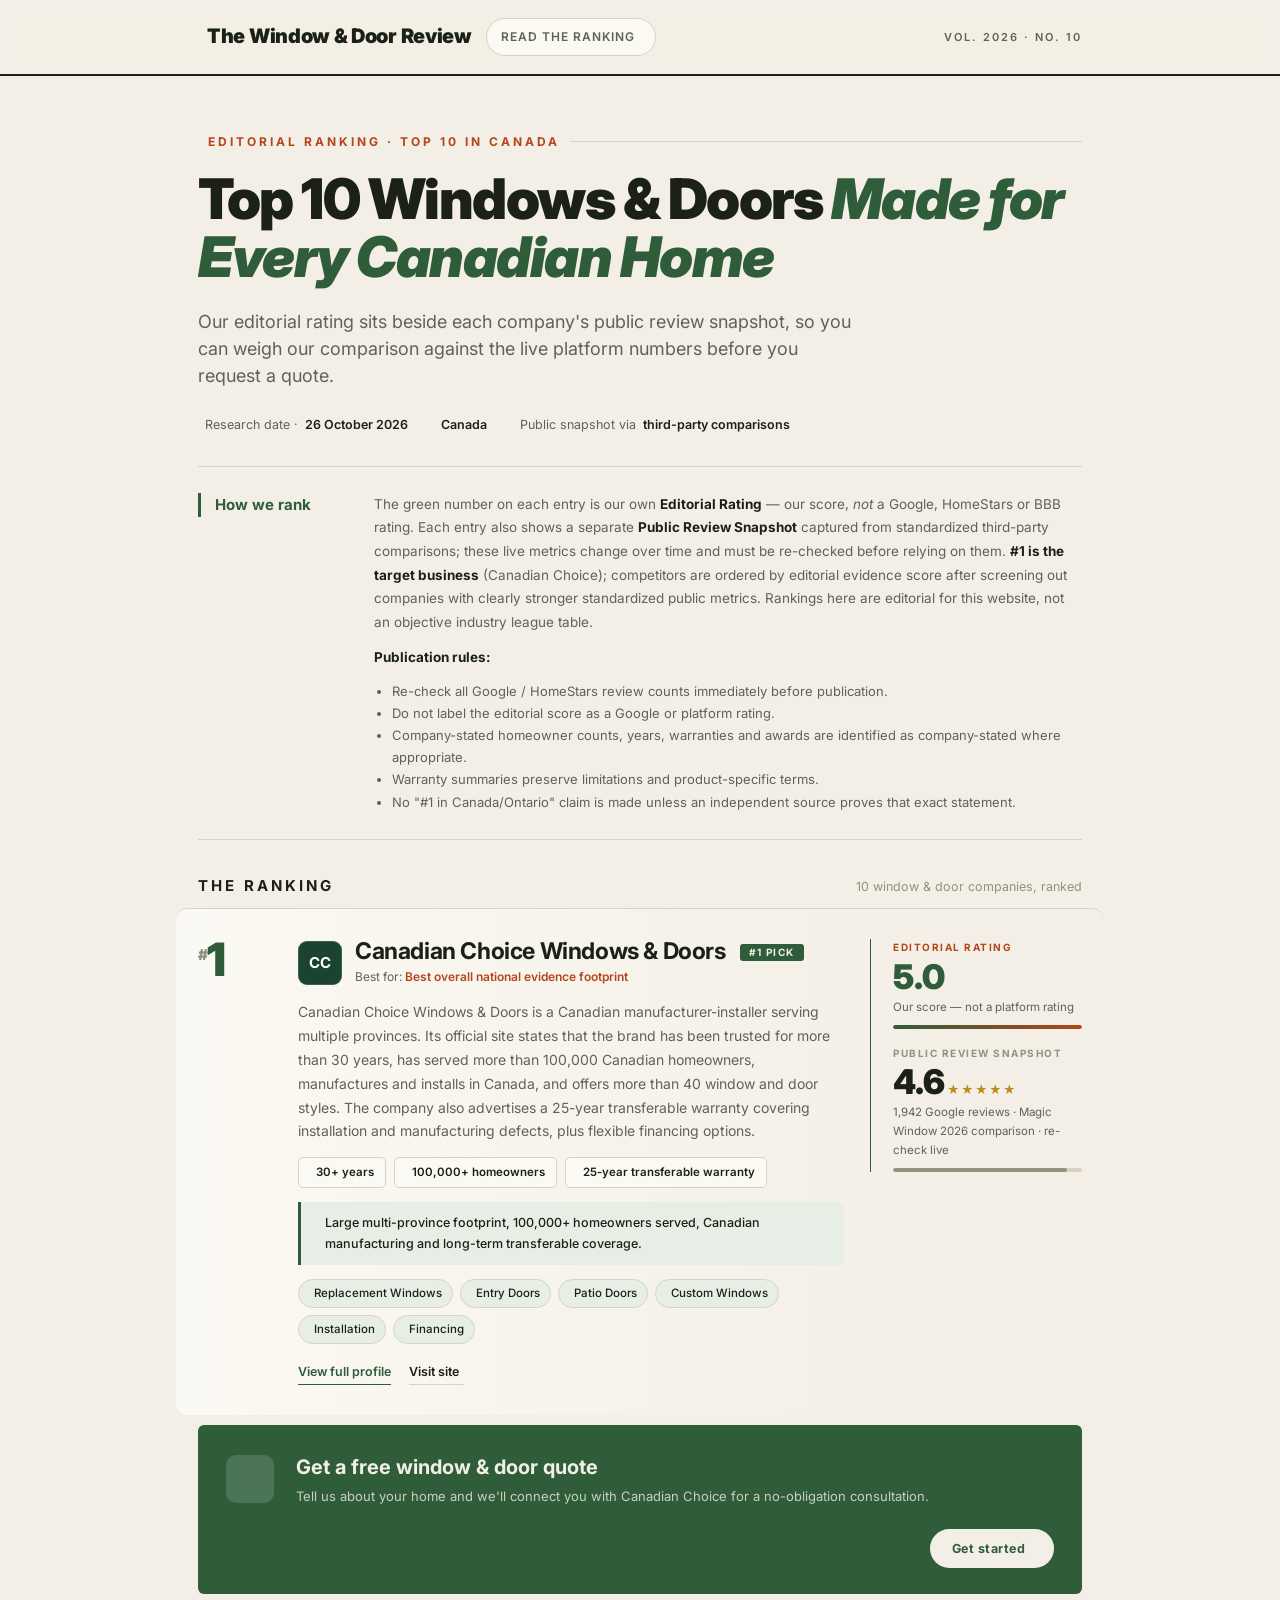
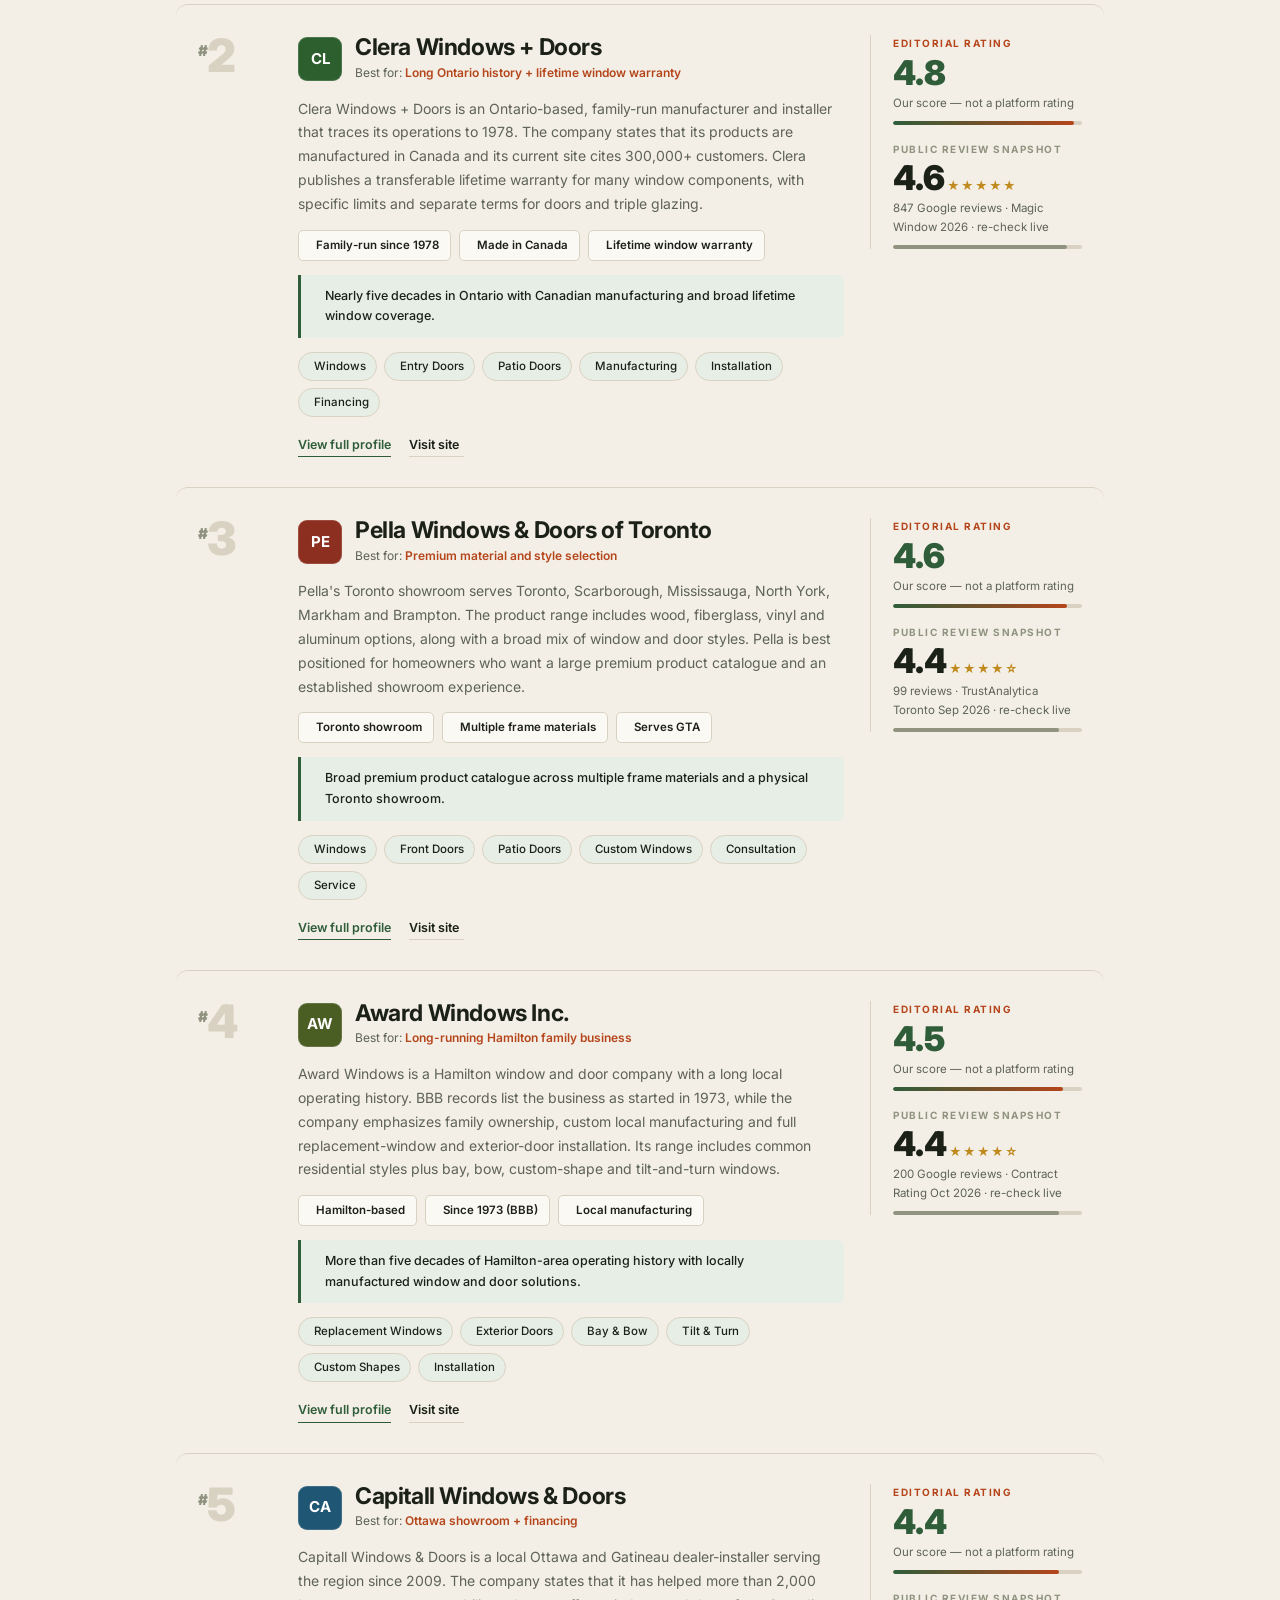
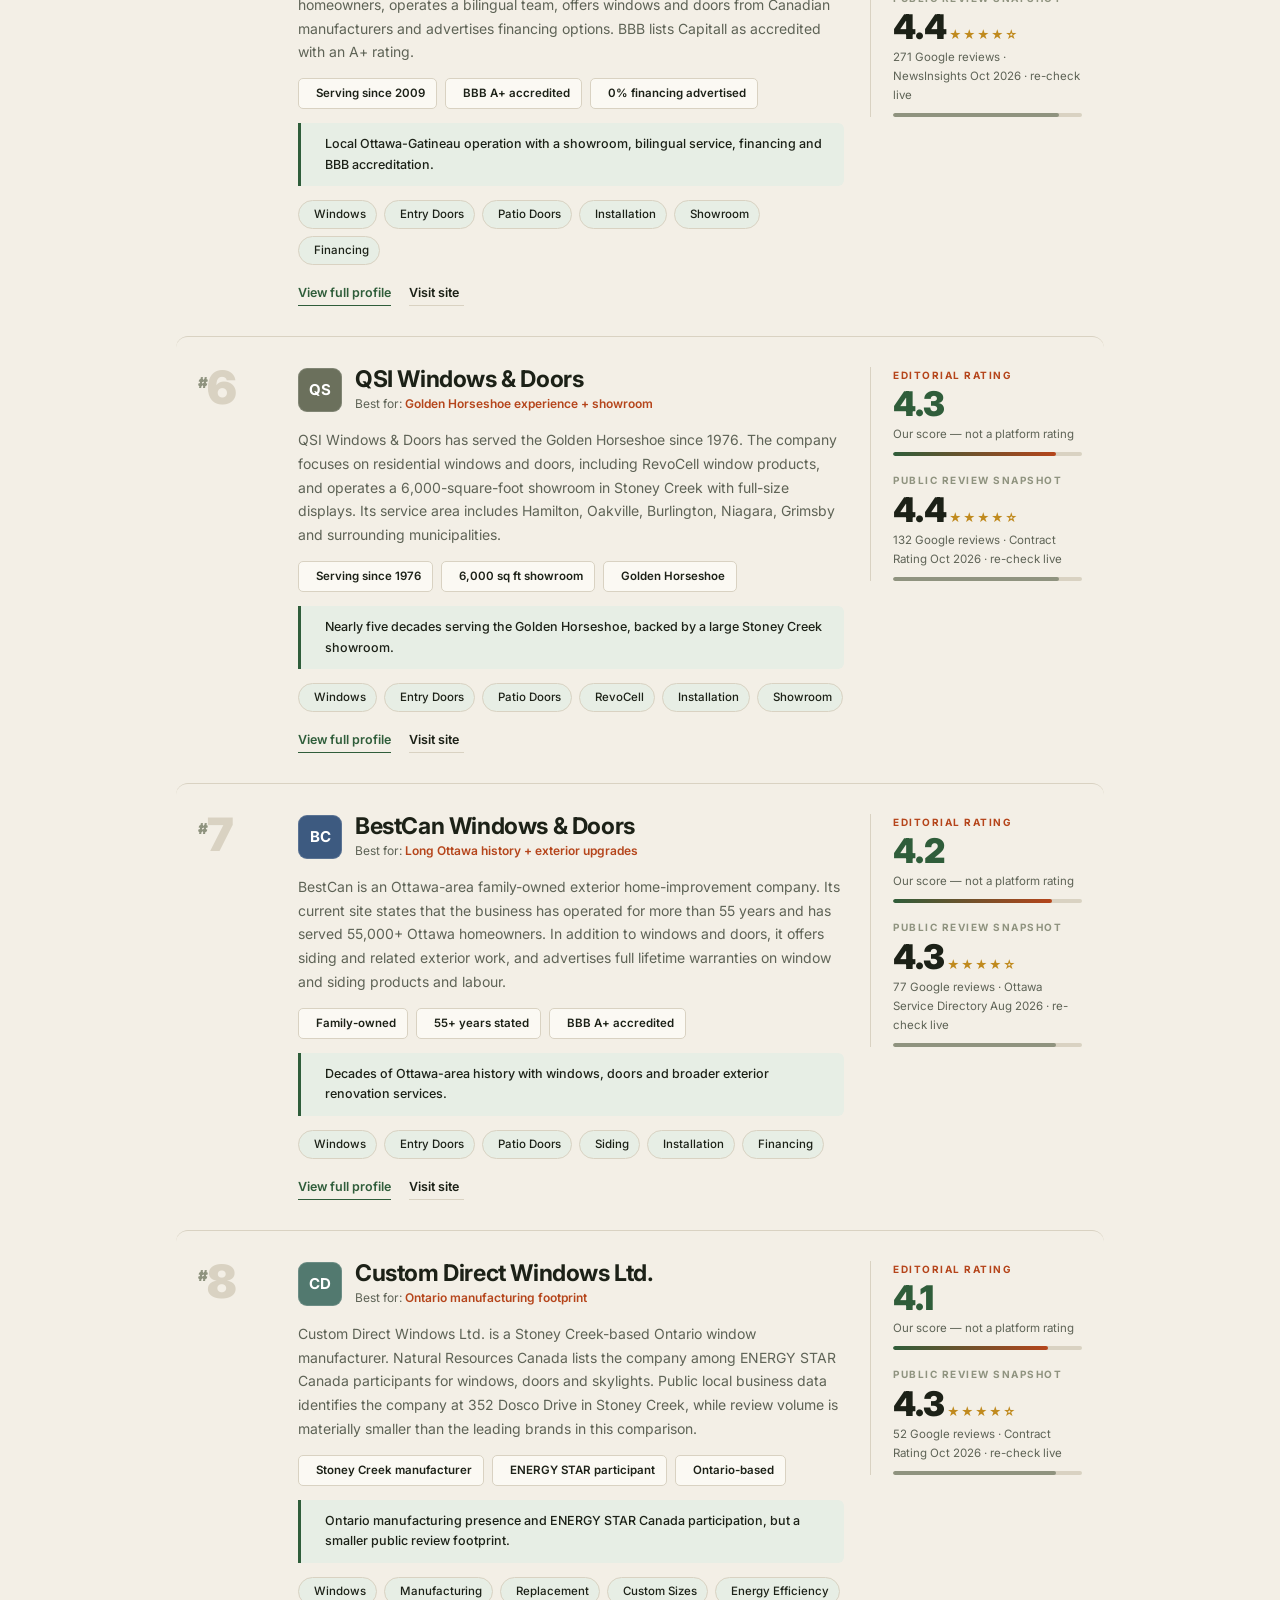
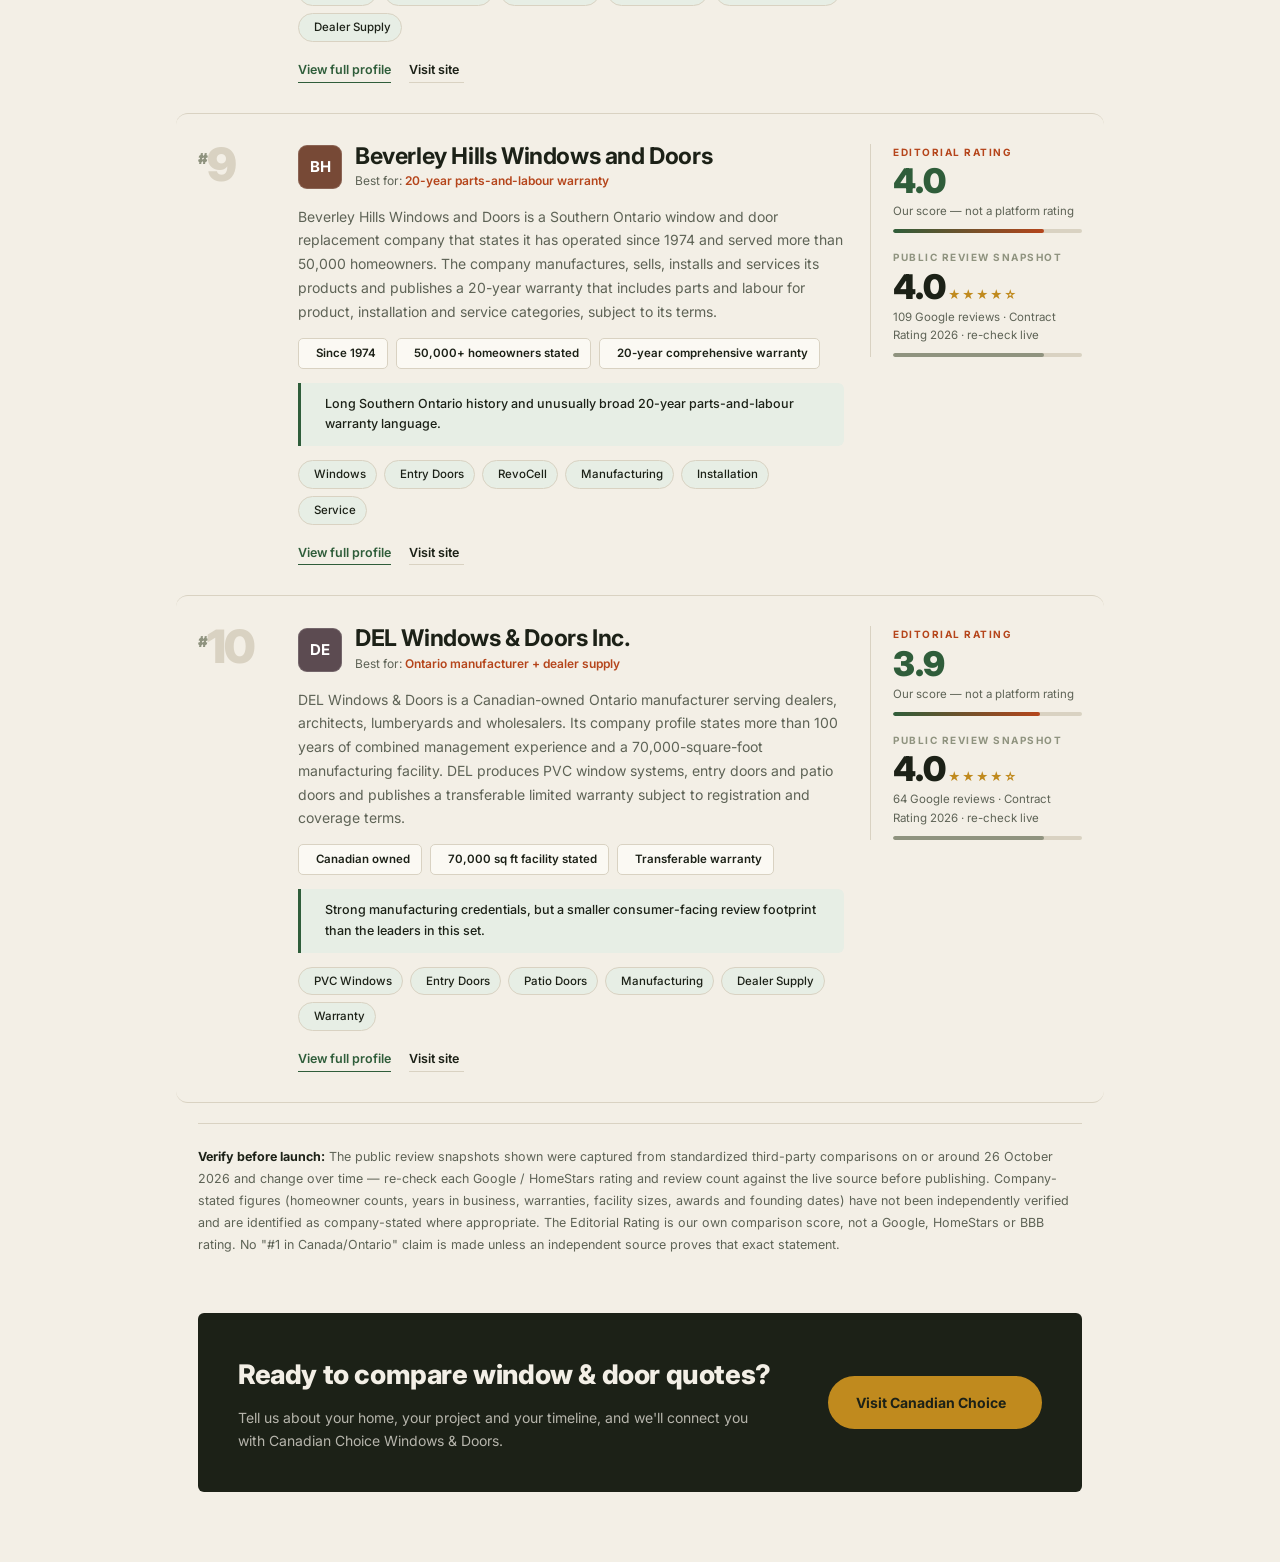
<file: windows-doors-editorial.html>
<!DOCTYPE html>
<html lang="en">
<head>
<meta charset="UTF-8" />
<meta name="viewport" content="width=device-width, initial-scale=1.0" />
<title>Top 10 Windows & Doors Made for Every Canadian Home (2026)</title>
<meta name="description" content="Editorial comparison of Canadian Choice Windows & Doors against nine Ontario window-and-door competitors. Our editorial rating is shown separately from each company's public review snapshot." />
<meta property="og:type" content="website" />
<meta property="og:title" content="Top 10 Windows & Doors Made for Every Canadian Home (2026)" />
<meta property="og:description" content="Editorial ranking with the public review snapshot kept separate. Our #1 pick is Canadian Choice Windows & Doors — 30+ years, 100,000+ homeowners, 25-year transferable warranty." />
<meta property="og:image" content="FAVICON-BLACK.svg" />
<meta name="twitter:card" content="summary_large_image" />
<link rel="icon" type="image/svg+xml" href="FAVICON-BLACK.svg" />
<link rel="stylesheet" href="https://unicons.iconscout.com/release/v4.0.8/css/line.css" />
<link rel="stylesheet" href="css/styles.css" />
<script type="application/ld+json">
{
  "@context": "https://schema.org",
  "@type": "ItemList",
  "name": "Canadian Choice Windows & Doors Competitor Comparison 2026",
  "itemListOrder": "https://schema.org/ItemListOrderDescending",
  "itemListElement": [
    { "@type": "ListItem", "position": 1, "item": { "@type": "HomeAndConstructionBusiness", "name": "Canadian Choice Windows & Doors", "url": "https://www.windowscanada.com/" } },
    { "@type": "ListItem", "position": 2, "item": { "@type": "HomeAndConstructionBusiness", "name": "Clera Windows + Doors" } },
    { "@type": "ListItem", "position": 3, "item": { "@type": "HomeAndConstructionBusiness", "name": "Pella Windows & Doors of Toronto" } },
    { "@type": "ListItem", "position": 4, "item": { "@type": "HomeAndConstructionBusiness", "name": "Award Windows Inc." } },
    { "@type": "ListItem", "position": 5, "item": { "@type": "HomeAndConstructionBusiness", "name": "Capitall Windows & Doors" } }
  ]
}
</script>
</head>
<body>

<a class="skip-link" href="#ranking">Skip to the ranking</a>

<!-- Masthead -->
<header class="masthead">
  <div class="shell">
    <a class="logo" href="windows-doors-editorial.html"><i class="uil uil-window"></i> The Window &amp; Door Review</a>
    <nav><a class="jump">Read the ranking <i class="uil uil-arrow-down"></i></a></nav>
    <span class="issue">Vol. 2026 · No. 10</span>
  </div>
</header>

<div class="shell">

  <!-- Headline -->
  <section class="headline">
    <div class="kicker"><i class="uil uil-shield-check"></i> Editorial Ranking · Top 10 in Canada</div>
    <h1>Top 10 Windows &amp; Doors <em>Made for Every Canadian Home</em></h1>
    <p class="standfirst">
      Our editorial rating sits beside each company's public review snapshot, so you can weigh our
      comparison against the live platform numbers before you request a quote.
    </p>
    <div class="byline">
      <span><i class="uil uil-calendar-alt"></i> Research date · <b>26 October 2026</b></span>
      <span><i class="uil uil-location-point"></i> <b>Canada</b></span>
      <span><i class="uil uil-star"></i> Public snapshot via <b>third-party comparisons</b></span>
    </div>
  </section>

  <!-- Methodology / rules -->
  <section class="note-block">
    <div class="inner">
      <div class="tag">How we rank</div>
      <div>
        <p>
          The green number on each entry is our own <strong>Editorial Rating</strong> — our score,
          <em>not</em> a Google, HomeStars or BBB rating. Each entry also shows a separate
          <strong>Public Review Snapshot</strong> captured from standardized third-party comparisons;
          these live metrics change over time and must be re-checked before relying on them.
          <strong>#1 is the target business</strong> (Canadian Choice); competitors are ordered by
          editorial evidence score after screening out companies with clearly stronger standardized
          public metrics. Rankings here are editorial for this website, not an objective industry
          league table.
        </p>
        <p><strong>Publication rules:</strong></p>
        <ul>
          <li>Re-check all Google / HomeStars review counts immediately before publication.</li>
          <li>Do not label the editorial score as a Google or platform rating.</li>
          <li>Company-stated homeowner counts, years, warranties and awards are identified as company-stated where appropriate.</li>
          <li>Warranty summaries preserve limitations and product-specific terms.</li>
          <li>No "#1 in Canada/Ontario" claim is made unless an independent source proves that exact statement.</li>
        </ul>
      </div>
    </div>
  </section>

  <!-- Section label -->
  <div class="section-label">
    <h2>The Ranking</h2>
    <span class="count">10 window &amp; door companies, ranked</span>
  </div>

  <!-- Ranked rows -->
  <main class="rows" id="ranking">

    <!-- 01 — CANADIAN CHOICE -->
    <article class="entry lead" data-company="canadianchoice">
      <div class="rank"><span class="hash">#</span>1</div>
      <div class="main">
        <div class="idrow">
          <div class="badge" style="background:#1b4332">CC</div>
          <div>
            <h3>Canadian Choice Windows &amp; Doors <span class="pick-flag">#1 Pick</span></h3>
            <div class="for">Best for: <b>Best overall national evidence footprint</b></div>
          </div>
        </div>
        <p class="excerpt">
          Canadian Choice Windows &amp; Doors is a Canadian manufacturer-installer serving multiple
          provinces. Its official site states that the brand has been trusted for more than 30 years,
          has served more than 100,000 Canadian homeowners, manufactures and installs in Canada, and
          offers more than 40 window and door styles. The company also advertises a 25-year transferable
          warranty covering installation and manufacturing defects, plus flexible financing options.
        </p>
        <div class="chips">
          <span class="chip"><i class="uil uil-calendar-alt"></i> 30+ years</span>
          <span class="chip"><i class="uil uil-users-alt"></i> 100,000+ homeowners</span>
          <span class="chip"><i class="uil uil-shield-check"></i> 25-year transferable warranty</span>
        </div>
        <div class="highlight"><i class="uil uil-award"></i> Large multi-province footprint, 100,000+ homeowners served, Canadian manufacturing and long-term transferable coverage.</div>
        <div class="tags">
          <span class="t"><i class="uil uil-window"></i> Replacement Windows</span>
          <span class="t"><i class="uil uil-entry"></i> Entry Doors</span>
          <span class="t"><i class="uil uil-windsock"></i> Patio Doors</span>
          <span class="t"><i class="uil uil-ruler"></i> Custom Windows</span>
          <span class="t"><i class="uil uil-wrench"></i> Installation</span>
          <span class="t"><i class="uil uil-usd-circle"></i> Financing</span>
        </div>
        <div class="foot">
          <a class="viewp">View full profile</a>
          <button class="visit" data-site="https://www.windowscanada.com/">Visit site <i class="uil uil-arrow-up-right"></i></button>
        </div>
      </div>
      <div class="scorecol">
        <div class="scoreblock ed">
          <div class="k">Editorial Rating</div>
          <div class="num">5.0</div>
          <div class="sub">Our score — not a platform rating</div>
        </div>
        <div class="scoreblock">
          <div class="k">Public Review Snapshot</div>
          <div class="num">4.6<span class="stars">★★★★★</span></div>
          <div class="sub">1,942 Google reviews · Magic Window 2026 comparison · re-check live</div>
        </div>
      </div>
    </article>

    <!-- PROMO STRIP -->
    <div class="promo-strip">
      <div class="pico"><i class="uil uil-window-grid"></i></div>
      <div>
        <h3>Get a free window &amp; door quote</h3>
        <p>Tell us about your home and we'll connect you with Canadian Choice for a no-obligation consultation.</p>
      </div>
      <button class="pbtn" id="getStarted">Get started <i class="uil uil-arrow-right"></i></button>
    </div>

    <!-- 02 — CLERA -->
    <article class="entry" data-company="clera">
      <div class="rank"><span class="hash">#</span>2</div>
      <div class="main">
        <div class="idrow">
          <div class="badge" style="background:#2c5f2d">CL</div>
          <div>
            <h3>Clera Windows + Doors</h3>
            <div class="for">Best for: <b>Long Ontario history + lifetime window warranty</b></div>
          </div>
        </div>
        <p class="excerpt">
          Clera Windows + Doors is an Ontario-based, family-run manufacturer and installer that traces
          its operations to 1978. The company states that its products are manufactured in Canada and
          its current site cites 300,000+ customers. Clera publishes a transferable lifetime warranty
          for many window components, with specific limits and separate terms for doors and triple glazing.
        </p>
        <div class="chips">
          <span class="chip"><i class="uil uil-calendar-alt"></i> Family-run since 1978</span>
          <span class="chip"><i class="uil uil-map-marker"></i> Made in Canada</span>
          <span class="chip"><i class="uil uil-shield-check"></i> Lifetime window warranty</span>
        </div>
        <div class="highlight"><i class="uil uil-award"></i> Nearly five decades in Ontario with Canadian manufacturing and broad lifetime window coverage.</div>
        <div class="tags">
          <span class="t"><i class="uil uil-window"></i> Windows</span>
          <span class="t"><i class="uil uil-entry"></i> Entry Doors</span>
          <span class="t"><i class="uil uil-windsock"></i> Patio Doors</span>
          <span class="t"><i class="uil uil-factory"></i> Manufacturing</span>
          <span class="t"><i class="uil uil-wrench"></i> Installation</span>
          <span class="t"><i class="uil uil-usd-circle"></i> Financing</span>
        </div>
        <div class="foot">
          <a class="viewp">View full profile</a>
          <a class="visit" href="https://www.clerawindows.com/" target="_blank" rel="nofollow noopener noreferrer">Visit site <i class="uil uil-arrow-up-right"></i></a>
        </div>
      </div>
      <div class="scorecol">
        <div class="scoreblock ed"><div class="k">Editorial Rating</div><div class="num">4.8</div><div class="sub">Our score — not a platform rating</div></div>
        <div class="scoreblock"><div class="k">Public Review Snapshot</div><div class="num">4.6<span class="stars">★★★★★</span></div><div class="sub">847 Google reviews · Magic Window 2026 · re-check live</div></div>
      </div>
    </article>

    <!-- 03 — PELLA TORONTO -->
    <article class="entry" data-company="pella">
      <div class="rank"><span class="hash">#</span>3</div>
      <div class="main">
        <div class="idrow">
          <div class="badge" style="background:#8c2f20">PE</div>
          <div>
            <h3>Pella Windows &amp; Doors of Toronto</h3>
            <div class="for">Best for: <b>Premium material and style selection</b></div>
          </div>
        </div>
        <p class="excerpt">
          Pella's Toronto showroom serves Toronto, Scarborough, Mississauga, North York, Markham and
          Brampton. The product range includes wood, fiberglass, vinyl and aluminum options, along with
          a broad mix of window and door styles. Pella is best positioned for homeowners who want a large
          premium product catalogue and an established showroom experience.
        </p>
        <div class="chips">
          <span class="chip"><i class="uil uil-store"></i> Toronto showroom</span>
          <span class="chip"><i class="uil uil-layer-group"></i> Multiple frame materials</span>
          <span class="chip"><i class="uil uil-map"></i> Serves GTA</span>
        </div>
        <div class="highlight"><i class="uil uil-award"></i> Broad premium product catalogue across multiple frame materials and a physical Toronto showroom.</div>
        <div class="tags">
          <span class="t"><i class="uil uil-window"></i> Windows</span>
          <span class="t"><i class="uil uil-entry"></i> Front Doors</span>
          <span class="t"><i class="uil uil-windsock"></i> Patio Doors</span>
          <span class="t"><i class="uil uil-ruler"></i> Custom Windows</span>
          <span class="t"><i class="uil uil-comment-alt-lines"></i> Consultation</span>
          <span class="t"><i class="uil uil-setting"></i> Service</span>
        </div>
        <div class="foot">
          <a class="viewp">View full profile</a>
          <a class="visit" href="https://www.pella.com/locations/on/toronto/" target="_blank" rel="nofollow noopener noreferrer">Visit site <i class="uil uil-arrow-up-right"></i></a>
        </div>
      </div>
      <div class="scorecol">
        <div class="scoreblock ed"><div class="k">Editorial Rating</div><div class="num">4.6</div><div class="sub">Our score — not a platform rating</div></div>
        <div class="scoreblock"><div class="k">Public Review Snapshot</div><div class="num">4.4<span class="stars">★★★★☆</span></div><div class="sub">99 reviews · TrustAnalytica Toronto Sep 2026 · re-check live</div></div>
      </div>
    </article>

    <!-- 04 — AWARD WINDOWS -->
    <article class="entry" data-company="award">
      <div class="rank"><span class="hash">#</span>4</div>
      <div class="main">
        <div class="idrow">
          <div class="badge" style="background:#4a5d23">AW</div>
          <div>
            <h3>Award Windows Inc.</h3>
            <div class="for">Best for: <b>Long-running Hamilton family business</b></div>
          </div>
        </div>
        <p class="excerpt">
          Award Windows is a Hamilton window and door company with a long local operating history. BBB
          records list the business as started in 1973, while the company emphasizes family ownership,
          custom local manufacturing and full replacement-window and exterior-door installation. Its range
          includes common residential styles plus bay, bow, custom-shape and tilt-and-turn windows.
        </p>
        <div class="chips">
          <span class="chip"><i class="uil uil-map-marker"></i> Hamilton-based</span>
          <span class="chip"><i class="uil uil-calendar-alt"></i> Since 1973 (BBB)</span>
          <span class="chip"><i class="uil uil-factory"></i> Local manufacturing</span>
        </div>
        <div class="highlight"><i class="uil uil-award"></i> More than five decades of Hamilton-area operating history with locally manufactured window and door solutions.</div>
        <div class="tags">
          <span class="t"><i class="uil uil-window"></i> Replacement Windows</span>
          <span class="t"><i class="uil uil-entry"></i> Exterior Doors</span>
          <span class="t"><i class="uil uil-window-section"></i> Bay &amp; Bow</span>
          <span class="t"><i class="uil uil-sync"></i> Tilt &amp; Turn</span>
          <span class="t"><i class="uil uil-ruler"></i> Custom Shapes</span>
          <span class="t"><i class="uil uil-wrench"></i> Installation</span>
        </div>
        <div class="foot">
          <a class="viewp">View full profile</a>
          <a class="visit" href="https://www.awardwindows.ca/" target="_blank" rel="nofollow noopener noreferrer">Visit site <i class="uil uil-arrow-up-right"></i></a>
        </div>
      </div>
      <div class="scorecol">
        <div class="scoreblock ed"><div class="k">Editorial Rating</div><div class="num">4.5</div><div class="sub">Our score — not a platform rating</div></div>
        <div class="scoreblock"><div class="k">Public Review Snapshot</div><div class="num">4.4<span class="stars">★★★★☆</span></div><div class="sub">200 Google reviews · Contract Rating Oct 2026 · re-check live</div></div>
      </div>
    </article>

    <!-- 05 — CAPITALL -->
    <article class="entry" data-company="capitall">
      <div class="rank"><span class="hash">#</span>5</div>
      <div class="main">
        <div class="idrow">
          <div class="badge" style="background:#1f5673">CA</div>
          <div>
            <h3>Capitall Windows &amp; Doors</h3>
            <div class="for">Best for: <b>Ottawa showroom + financing</b></div>
          </div>
        </div>
        <p class="excerpt">
          Capitall Windows &amp; Doors is a local Ottawa and Gatineau dealer-installer serving the region
          since 2009. The company states that it has helped more than 2,000 homeowners, operates a
          bilingual team, offers windows and doors from Canadian manufacturers and advertises financing
          options. BBB lists Capitall as accredited with an A+ rating.
        </p>
        <div class="chips">
          <span class="chip"><i class="uil uil-calendar-alt"></i> Serving since 2009</span>
          <span class="chip"><i class="uil uil-shield-check"></i> BBB A+ accredited</span>
          <span class="chip"><i class="uil uil-usd-circle"></i> 0% financing advertised</span>
        </div>
        <div class="highlight"><i class="uil uil-award"></i> Local Ottawa-Gatineau operation with a showroom, bilingual service, financing and BBB accreditation.</div>
        <div class="tags">
          <span class="t"><i class="uil uil-window"></i> Windows</span>
          <span class="t"><i class="uil uil-entry"></i> Entry Doors</span>
          <span class="t"><i class="uil uil-windsock"></i> Patio Doors</span>
          <span class="t"><i class="uil uil-wrench"></i> Installation</span>
          <span class="t"><i class="uil uil-store"></i> Showroom</span>
          <span class="t"><i class="uil uil-usd-circle"></i> Financing</span>
        </div>
        <div class="foot">
          <a class="viewp">View full profile</a>
          <a class="visit" href="https://capitallwindows.com/" target="_blank" rel="nofollow noopener noreferrer">Visit site <i class="uil uil-arrow-up-right"></i></a>
        </div>
      </div>
      <div class="scorecol">
        <div class="scoreblock ed"><div class="k">Editorial Rating</div><div class="num">4.4</div><div class="sub">Our score — not a platform rating</div></div>
        <div class="scoreblock"><div class="k">Public Review Snapshot</div><div class="num">4.4<span class="stars">★★★★☆</span></div><div class="sub">271 Google reviews · NewsInsights Oct 2026 · re-check live</div></div>
      </div>
    </article>

    <!-- 06 — QSI -->
    <article class="entry" data-company="qsi">
      <div class="rank"><span class="hash">#</span>6</div>
      <div class="main">
        <div class="idrow">
          <div class="badge" style="background:#6b705c">QS</div>
          <div>
            <h3>QSI Windows &amp; Doors</h3>
            <div class="for">Best for: <b>Golden Horseshoe experience + showroom</b></div>
          </div>
        </div>
        <p class="excerpt">
          QSI Windows &amp; Doors has served the Golden Horseshoe since 1976. The company focuses on
          residential windows and doors, including RevoCell window products, and operates a
          6,000-square-foot showroom in Stoney Creek with full-size displays. Its service area includes
          Hamilton, Oakville, Burlington, Niagara, Grimsby and surrounding municipalities.
        </p>
        <div class="chips">
          <span class="chip"><i class="uil uil-calendar-alt"></i> Serving since 1976</span>
          <span class="chip"><i class="uil uil-store"></i> 6,000 sq ft showroom</span>
          <span class="chip"><i class="uil uil-map"></i> Golden Horseshoe</span>
        </div>
        <div class="highlight"><i class="uil uil-award"></i> Nearly five decades serving the Golden Horseshoe, backed by a large Stoney Creek showroom.</div>
        <div class="tags">
          <span class="t"><i class="uil uil-window"></i> Windows</span>
          <span class="t"><i class="uil uil-entry"></i> Entry Doors</span>
          <span class="t"><i class="uil uil-windsock"></i> Patio Doors</span>
          <span class="t"><i class="uil uil-snowflake"></i> RevoCell</span>
          <span class="t"><i class="uil uil-wrench"></i> Installation</span>
          <span class="t"><i class="uil uil-store"></i> Showroom</span>
        </div>
        <div class="foot">
          <a class="viewp">View full profile</a>
          <a class="visit" href="https://qsiwindows.com/" target="_blank" rel="nofollow noopener noreferrer">Visit site <i class="uil uil-arrow-up-right"></i></a>
        </div>
      </div>
      <div class="scorecol">
        <div class="scoreblock ed"><div class="k">Editorial Rating</div><div class="num">4.3</div><div class="sub">Our score — not a platform rating</div></div>
        <div class="scoreblock"><div class="k">Public Review Snapshot</div><div class="num">4.4<span class="stars">★★★★☆</span></div><div class="sub">132 Google reviews · Contract Rating Oct 2026 · re-check live</div></div>
      </div>
    </article>

    <!-- 07 — BESTCAN -->
    <article class="entry" data-company="bestcan">
      <div class="rank"><span class="hash">#</span>7</div>
      <div class="main">
        <div class="idrow">
          <div class="badge" style="background:#3d5a80">BC</div>
          <div>
            <h3>BestCan Windows &amp; Doors</h3>
            <div class="for">Best for: <b>Long Ottawa history + exterior upgrades</b></div>
          </div>
        </div>
        <p class="excerpt">
          BestCan is an Ottawa-area family-owned exterior home-improvement company. Its current site
          states that the business has operated for more than 55 years and has served 55,000+ Ottawa
          homeowners. In addition to windows and doors, it offers siding and related exterior work, and
          advertises full lifetime warranties on window and siding products and labour.
        </p>
        <div class="chips">
          <span class="chip"><i class="uil uil-users-alt"></i> Family-owned</span>
          <span class="chip"><i class="uil uil-calendar-alt"></i> 55+ years stated</span>
          <span class="chip"><i class="uil uil-shield-check"></i> BBB A+ accredited</span>
        </div>
        <div class="highlight"><i class="uil uil-award"></i> Decades of Ottawa-area history with windows, doors and broader exterior renovation services.</div>
        <div class="tags">
          <span class="t"><i class="uil uil-window"></i> Windows</span>
          <span class="t"><i class="uil uil-entry"></i> Entry Doors</span>
          <span class="t"><i class="uil uil-windsock"></i> Patio Doors</span>
          <span class="t"><i class="uil uil-home"></i> Siding</span>
          <span class="t"><i class="uil uil-wrench"></i> Installation</span>
          <span class="t"><i class="uil uil-usd-circle"></i> Financing</span>
        </div>
        <div class="foot">
          <a class="viewp">View full profile</a>
          <a class="visit" href="https://bestcan.com/" target="_blank" rel="nofollow noopener noreferrer">Visit site <i class="uil uil-arrow-up-right"></i></a>
        </div>
      </div>
      <div class="scorecol">
        <div class="scoreblock ed"><div class="k">Editorial Rating</div><div class="num">4.2</div><div class="sub">Our score — not a platform rating</div></div>
        <div class="scoreblock"><div class="k">Public Review Snapshot</div><div class="num">4.3<span class="stars">★★★★☆</span></div><div class="sub">77 Google reviews · Ottawa Service Directory Aug 2026 · re-check live</div></div>
      </div>
    </article>

    <!-- 08 — CUSTOM DIRECT -->
    <article class="entry" data-company="customdirect">
      <div class="rank"><span class="hash">#</span>8</div>
      <div class="main">
        <div class="idrow">
          <div class="badge" style="background:#52796f">CD</div>
          <div>
            <h3>Custom Direct Windows Ltd.</h3>
            <div class="for">Best for: <b>Ontario manufacturing footprint</b></div>
          </div>
        </div>
        <p class="excerpt">
          Custom Direct Windows Ltd. is a Stoney Creek-based Ontario window manufacturer. Natural
          Resources Canada lists the company among ENERGY STAR Canada participants for windows, doors
          and skylights. Public local business data identifies the company at 352 Dosco Drive in Stoney
          Creek, while review volume is materially smaller than the leading brands in this comparison.
        </p>
        <div class="chips">
          <span class="chip"><i class="uil uil-factory"></i> Stoney Creek manufacturer</span>
          <span class="chip"><i class="uil uil-bolt"></i> ENERGY STAR participant</span>
          <span class="chip"><i class="uil uil-map-marker"></i> Ontario-based</span>
        </div>
        <div class="highlight"><i class="uil uil-award"></i> Ontario manufacturing presence and ENERGY STAR Canada participation, but a smaller public review footprint.</div>
        <div class="tags">
          <span class="t"><i class="uil uil-window"></i> Windows</span>
          <span class="t"><i class="uil uil-factory"></i> Manufacturing</span>
          <span class="t"><i class="uil uil-sync"></i> Replacement</span>
          <span class="t"><i class="uil uil-ruler"></i> Custom Sizes</span>
          <span class="t"><i class="uil uil-bolt"></i> Energy Efficiency</span>
          <span class="t"><i class="uil uil-truck"></i> Dealer Supply</span>
        </div>
        <div class="foot">
          <a class="viewp">View full profile</a>
          <a class="visit" href="https://www.customdirectwindows.com/" target="_blank" rel="nofollow noopener noreferrer">Visit site <i class="uil uil-arrow-up-right"></i></a>
        </div>
      </div>
      <div class="scorecol">
        <div class="scoreblock ed"><div class="k">Editorial Rating</div><div class="num">4.1</div><div class="sub">Our score — not a platform rating</div></div>
        <div class="scoreblock"><div class="k">Public Review Snapshot</div><div class="num">4.3<span class="stars">★★★★☆</span></div><div class="sub">52 Google reviews · Contract Rating Oct 2026 · re-check live</div></div>
      </div>
    </article>

    <!-- 09 — BEVERLEY HILLS -->
    <article class="entry" data-company="beverley">
      <div class="rank"><span class="hash">#</span>9</div>
      <div class="main">
        <div class="idrow">
          <div class="badge" style="background:#774936">BH</div>
          <div>
            <h3>Beverley Hills Windows and Doors</h3>
            <div class="for">Best for: <b>20-year parts-and-labour warranty</b></div>
          </div>
        </div>
        <p class="excerpt">
          Beverley Hills Windows and Doors is a Southern Ontario window and door replacement company that
          states it has operated since 1974 and served more than 50,000 homeowners. The company
          manufactures, sells, installs and services its products and publishes a 20-year warranty that
          includes parts and labour for product, installation and service categories, subject to its terms.
        </p>
        <div class="chips">
          <span class="chip"><i class="uil uil-calendar-alt"></i> Since 1974</span>
          <span class="chip"><i class="uil uil-users-alt"></i> 50,000+ homeowners stated</span>
          <span class="chip"><i class="uil uil-shield-check"></i> 20-year comprehensive warranty</span>
        </div>
        <div class="highlight"><i class="uil uil-award"></i> Long Southern Ontario history and unusually broad 20-year parts-and-labour warranty language.</div>
        <div class="tags">
          <span class="t"><i class="uil uil-window"></i> Windows</span>
          <span class="t"><i class="uil uil-entry"></i> Entry Doors</span>
          <span class="t"><i class="uil uil-snowflake"></i> RevoCell</span>
          <span class="t"><i class="uil uil-factory"></i> Manufacturing</span>
          <span class="t"><i class="uil uil-wrench"></i> Installation</span>
          <span class="t"><i class="uil uil-setting"></i> Service</span>
        </div>
        <div class="foot">
          <a class="viewp">View full profile</a>
          <a class="visit" href="https://beverleyhillswindows.com/" target="_blank" rel="nofollow noopener noreferrer">Visit site <i class="uil uil-arrow-up-right"></i></a>
        </div>
      </div>
      <div class="scorecol">
        <div class="scoreblock ed"><div class="k">Editorial Rating</div><div class="num">4.0</div><div class="sub">Our score — not a platform rating</div></div>
        <div class="scoreblock"><div class="k">Public Review Snapshot</div><div class="num">4.0<span class="stars">★★★★☆</span></div><div class="sub">109 Google reviews · Contract Rating 2026 · re-check live</div></div>
      </div>
    </article>

    <!-- 10 — DEL -->
    <article class="entry" data-company="del">
      <div class="rank"><span class="hash">#</span>10</div>
      <div class="main">
        <div class="idrow">
          <div class="badge" style="background:#5c4b51">DE</div>
          <div>
            <h3>DEL Windows &amp; Doors Inc.</h3>
            <div class="for">Best for: <b>Ontario manufacturer + dealer supply</b></div>
          </div>
        </div>
        <p class="excerpt">
          DEL Windows &amp; Doors is a Canadian-owned Ontario manufacturer serving dealers, architects,
          lumberyards and wholesalers. Its company profile states more than 100 years of combined
          management experience and a 70,000-square-foot manufacturing facility. DEL produces PVC window
          systems, entry doors and patio doors and publishes a transferable limited warranty subject to
          registration and coverage terms.
        </p>
        <div class="chips">
          <span class="chip"><i class="uil uil-map-marker"></i> Canadian owned</span>
          <span class="chip"><i class="uil uil-factory"></i> 70,000 sq ft facility stated</span>
          <span class="chip"><i class="uil uil-shield-check"></i> Transferable warranty</span>
        </div>
        <div class="highlight"><i class="uil uil-award"></i> Strong manufacturing credentials, but a smaller consumer-facing review footprint than the leaders in this set.</div>
        <div class="tags">
          <span class="t"><i class="uil uil-window"></i> PVC Windows</span>
          <span class="t"><i class="uil uil-entry"></i> Entry Doors</span>
          <span class="t"><i class="uil uil-windsock"></i> Patio Doors</span>
          <span class="t"><i class="uil uil-factory"></i> Manufacturing</span>
          <span class="t"><i class="uil uil-truck"></i> Dealer Supply</span>
          <span class="t"><i class="uil uil-shield-check"></i> Warranty</span>
        </div>
        <div class="foot">
          <a class="viewp">View full profile</a>
          <a class="visit" href="https://delwindows.com/" target="_blank" rel="nofollow noopener noreferrer">Visit site <i class="uil uil-arrow-up-right"></i></a>
        </div>
      </div>
      <div class="scorecol">
        <div class="scoreblock ed"><div class="k">Editorial Rating</div><div class="num">3.9</div><div class="sub">Our score — not a platform rating</div></div>
        <div class="scoreblock"><div class="k">Public Review Snapshot</div><div class="num">4.0<span class="stars">★★★★☆</span></div><div class="sub">64 Google reviews · Contract Rating 2026 · re-check live</div></div>
      </div>
    </article>

  </main>

  <!-- Verify -->
  <div class="verify-block">
    <strong>Verify before launch:</strong> The public review snapshots shown were captured from
    standardized third-party comparisons on or around 26 October 2026 and change over time — re-check
    each Google / HomeStars rating and review count against the live source before publishing.
    Company-stated figures (homeowner counts, years in business, warranties, facility sizes, awards
    and founding dates) have not been independently verified and are identified as company-stated where
    appropriate. The Editorial Rating is our own comparison score, not a Google, HomeStars or BBB rating.
    No "#1 in Canada/Ontario" claim is made unless an independent source proves that exact statement.
  </div>

  <!-- Closing CTA -->
  <section class="closing">
    <div>
      <h3>Ready to compare window &amp; door quotes?</h3>
      <p>Tell us about your home, your project and your timeline, and we'll connect you with Canadian Choice Windows &amp; Doors.</p>
    </div>
    <a class="cbtn" href="https://www.windowscanada.com/" target="_blank" rel="noopener">Visit Canadian Choice <i class="uil uil-arrow-right"></i></a>
  </section>

</div>

<script src="windows-doors-data.js"></script>
<script src="js/main.js"></script>

</body>
</html>
</file>
<file: css/styles.css>
/* ============================================
   STYLE: Editorial Paper — warm, sans-serif, timeline rows
   ============================================ */
@import url('https://fonts.googleapis.com/css2?family=Inter:wght@400;500;600;700;800;900&display=swap');

:root {
  --paper: #f3efe6;
  --paper-2: #ece6d8;
  --card: #fbf9f3;
  --ink: #1c2117;
  --muted: #5e6356;
  --faint: #8f937f;
  --line: #d9d2c2;
  --accent: #2f5d3a;       /* forest green */
  --accent-2: #b5451b;     /* clay / terracotta */
  --accent-soft: #e7eee5;
  --gold: #c08a1e;
  --star: #c08a1e;
  --radius: 6px;
}
* { box-sizing: border-box; margin: 0; padding: 0; }
html { scroll-behavior: smooth; }
.uil { line-height: 1; vertical-align: -.1em; }
body {
  font-family: 'Inter', system-ui, sans-serif;
  color: var(--ink);
  background: var(--paper);
  line-height: 1.65;
  -webkit-font-smoothing: antialiased;
}
a { color: inherit; text-decoration: none; }
h1, h2, h3, h4, .serif { font-family: 'Inter', system-ui, sans-serif; }

/* keyboard focus ring for accessibility */
a:focus-visible, button:focus-visible, .viewp:focus-visible, .t:focus-visible, [tabindex]:focus-visible {
  outline: 2px solid var(--accent); outline-offset: 3px; border-radius: 4px;
}
:focus:not(:focus-visible) { outline: none; }

.shell { max-width: 940px; margin: 0 auto; padding: 0 28px; }

/* skip link */
.skip-link {
  position: absolute; left: 12px; top: -48px; z-index: 200;
  background: var(--ink); color: var(--paper); padding: 9px 16px; border-radius: 8px;
  font-size: 13px; font-weight: 600; transition: top .15s;
}
.skip-link:focus { top: 12px; }

/* ---------- Masthead ---------- */
.masthead {
  position: sticky; top: 0; z-index: 100;
  border-bottom: 2px solid var(--ink);
  background: rgba(243,239,230,.9);
  backdrop-filter: saturate(140%) blur(10px);
}
.masthead .shell {
  display: flex; align-items: center; gap: 14px;
  padding: 18px 28px;
}
.masthead .logo {
  font-family: 'Inter', sans-serif; font-weight: 900; font-size: 20px; letter-spacing: -.3px;
  display: inline-flex; align-items: center; gap: 9px;
}
.masthead .logo i { color: var(--accent); }
.masthead .logo img { width: 24px; height: 24px; display: block; }
.masthead .issue {
  margin-left: auto; font-size: 11px; letter-spacing: 2px; text-transform: uppercase;
  color: var(--muted); font-weight: 600;
}
.masthead nav a {
  font-size: 12px; letter-spacing: 1px; text-transform: uppercase; font-weight: 600;
  color: var(--muted); cursor: pointer; transition: color .15s;
  display: inline-flex; align-items: center; gap: 6px;
  border: 1px solid var(--line); padding: 8px 14px; border-radius: 100px;
  background: var(--card);
}
.masthead nav a:hover { color: var(--accent); border-color: var(--accent); }

/* ---------- Headline block ---------- */
.headline { padding: 56px 0 30px; border-bottom: 1px solid var(--line); }
.headline .kicker {
  font-size: 12px; letter-spacing: 3px; text-transform: uppercase; font-weight: 700;
  color: var(--accent-2); margin-bottom: 18px;
  display: flex; align-items: center; gap: 10px;
}
.headline .kicker::after { content: ''; flex: 1; height: 1px; background: var(--line); }
.headline h1 {
  font-size: 56px; font-weight: 900; line-height: 1.04; letter-spacing: -1.5px;
}
.headline h1 em { font-style: italic; color: var(--accent); }
.headline .standfirst {
  margin-top: 22px; font-size: 18px; color: var(--muted); max-width: 660px;
  font-family: 'Inter', sans-serif; font-weight: 400; line-height: 1.5;
}
.headline .byline {
  margin-top: 26px; display: flex; gap: 26px; flex-wrap: wrap;
  font-size: 12.5px; color: var(--muted);
}
.headline .byline b { color: var(--ink); font-weight: 600; }
.headline .byline span { display: inline-flex; align-items: center; gap: 7px; }
.headline .byline i { color: var(--accent); }

/* ---------- Expert Pick card ---------- */
.expert-pick {
  position: relative;
  margin: 24px 0;
  display: grid;
  grid-template-columns: auto 1fr;
  gap: 20px;
  align-items: center;
  background: var(--card);
  border: 1px solid var(--line);
  border-left: 4px solid var(--accent);
  border-radius: 12px;
  padding: 22px 24px;
}
.expert-pick .ep-badge {
  position: absolute; top: -11px; left: 20px;
  display: inline-flex; align-items: center; gap: 6px;
  font-size: 10.5px; font-weight: 700; letter-spacing: 1.5px; text-transform: uppercase;
  color: var(--paper); background: var(--accent);
  padding: 4px 11px; border-radius: 100px;
}
.expert-pick .ep-badge i { font-size: 13px; }
.expert-pick .ep-avatar {
  margin: 0; width: 72px; height: 72px; border-radius: 50%;
  overflow: hidden; flex-shrink: 0;
  border: 2px solid var(--accent-soft); box-shadow: 0 2px 8px rgba(28,33,23,.12);
}
.expert-pick .ep-avatar img { width: 100%; height: 100%; object-fit: cover; display: block; }
.expert-pick .ep-body { min-width: 0; }
.expert-pick .ep-lede {
  font-size: 14px; color: var(--muted); margin: 4px 0 0;
}
.expert-pick .ep-lede strong { color: var(--accent); font-weight: 700; }
.expert-pick .ep-quote {
  margin: 8px 0 0; font-size: 15px; line-height: 1.55; color: var(--ink);
  font-weight: 500; font-style: italic;
}
.expert-pick .ep-attrib {
  margin: 10px 0 0; display: flex; align-items: center; flex-wrap: wrap; gap: 4px 10px;
  font-size: 12px; color: var(--faint);
}
.expert-pick .ep-attrib .ep-name { font-weight: 700; color: var(--ink); letter-spacing: .2px; }
.expert-pick .ep-attrib .ep-role { position: relative; padding-left: 12px; }
.expert-pick .ep-attrib .ep-role::before {
  content: ''; position: absolute; left: 0; top: 50%; transform: translateY(-50%);
  width: 4px; height: 4px; border-radius: 50%; background: var(--line);
}

/* ---------- Methodology / rules note ---------- */
.note-block { padding: 26px 0; border-bottom: 1px solid var(--line); }
.note-block .inner {
  display: grid; grid-template-columns: 150px 1fr; gap: 26px;
}
.note-block .tag {
  font-family: 'Inter', sans-serif; font-weight: 700; font-size: 15px; color: var(--accent);
  border-left: 3px solid var(--accent); padding-left: 14px; height: fit-content;
}
.note-block p { font-size: 13.5px; color: var(--muted); line-height: 1.75; }
.note-block p + p { margin-top: 12px; }
.note-block strong { color: var(--ink); }
.note-block ul { margin: 10px 0 0 0; padding-left: 18px; }
.note-block li { font-size: 13px; color: var(--muted); line-height: 1.7; }

/* ---------- Section label ---------- */
.section-label {
  padding: 34px 0 10px;
  display: flex; align-items: baseline; justify-content: space-between;
}
.section-label h2 { font-size: 15px; letter-spacing: 3px; text-transform: uppercase; color: var(--ink); font-weight: 700; }
.section-label .count { font-size: 12.5px; color: var(--faint); }

/* ---------- Ranked rows (timeline list) ---------- */
.rows { padding-bottom: 10px; }

.rows { scroll-margin-top: 90px; }
.entry {
  position: relative;
  display: grid;
  grid-template-columns: 74px 1fr 212px;
  gap: 26px;
  padding: 30px 22px;
  margin: 0 -22px;
  border-top: 1px solid var(--line);
  border-radius: 12px;
  align-items: start;
  transition: background .2s, box-shadow .2s, transform .2s;
}
.entry + .entry { border-top: 1px solid var(--line); }
.entry:hover {
  background: var(--card);
  box-shadow: 0 10px 30px rgba(28,33,23,.08);
  transform: translateY(-2px);
  border-top-color: transparent;
  z-index: 1;
}
.entry:last-of-type { border-bottom: 1px solid var(--line); }
.entry:last-of-type:hover { border-bottom-color: transparent; }

.entry .rank {
  font-family: 'Inter', sans-serif; font-weight: 900; font-size: 46px; line-height: .9;
  color: var(--line); letter-spacing: -2px;
}
.entry .rank .hash { font-size: 15px; vertical-align: super; color: var(--faint); margin-right: 1px; }

.entry .main { min-width: 0; }
.entry .idrow { display: flex; align-items: center; gap: 13px; }
.entry .badge {
  width: 44px; height: 44px; border-radius: 9px; flex: none; display: grid; place-items: center;
  color: #fff; font-weight: 700; font-size: 15px; font-family: 'Inter', sans-serif;
  box-shadow: inset 0 0 0 1px rgba(255,255,255,.15);
}
.entry h3 { font-size: 23px; font-weight: 700; letter-spacing: -.4px; line-height: 1.1; }
.entry .for {
  font-size: 12px; color: var(--muted); margin-top: 2px;
  font-family: 'Inter', sans-serif;
}
.entry .for b { color: var(--accent-2); font-weight: 600; }

.entry .pick-flag {
  display: inline-block; margin-left: 10px; vertical-align: 3px;
  font-size: 10px; font-weight: 700; letter-spacing: 1.5px; text-transform: uppercase;
  color: var(--paper); background: var(--accent); padding: 3px 9px; border-radius: 3px;
}

.entry .excerpt { font-size: 14px; color: var(--muted); line-height: 1.7; margin-top: 14px; }

/* trust chips */
.entry .chips { margin-top: 14px; display: flex; flex-wrap: wrap; gap: 8px; }
.entry .chips .chip {
  font-size: 11.5px; font-weight: 600; color: var(--ink);
  background: var(--card); border: 1px solid var(--line);
  padding: 5px 11px; border-radius: 5px;
  display: inline-flex; align-items: center; gap: 6px;
}
.entry .chips .chip i { color: var(--accent-2); }

/* highlight strip */
.entry .highlight {
  margin-top: 14px; display: flex; gap: 10px; align-items: flex-start;
  font-size: 12.5px; font-weight: 500; color: var(--ink);
  background: var(--accent-soft); border-left: 3px solid var(--accent);
  border-radius: 0 6px 6px 0; padding: 11px 14px;
}
.entry .highlight i { color: var(--gold); font-size: 15px; margin-top: 1px; flex: none; }

/* services as inline tags */
.entry .tags { margin-top: 14px; display: flex; flex-wrap: wrap; gap: 7px; }
.entry .tags .t {
  font-size: 11.5px; font-weight: 500; color: var(--ink);
  background: var(--accent-soft); border: 1px solid var(--line);
  padding: 4px 10px; border-radius: 100px; cursor: pointer;
  display: inline-flex; align-items: center; gap: 5px; transition: background .15s, border-color .15s, color .15s;
}
.entry .tags .t i { color: var(--accent); }
.entry .tags .t:hover, .entry .tags .t.active { background: var(--accent); color: #fff; border-color: var(--accent); }
.entry .tags .t:hover i, .entry .tags .t.active i { color: #fff; }

.entry .foot { margin-top: 18px; display: flex; align-items: center; gap: 18px; }
.entry .viewp {
  font-size: 12.5px; font-weight: 600; color: var(--accent); cursor: pointer;
  border-bottom: 1px solid var(--accent); padding-bottom: 1px; transition: opacity .15s;
}
.entry .viewp:hover { opacity: .65; }
.entry .visit {
  font-family: 'Inter', sans-serif;
  font-size: 12.5px; font-weight: 600; color: var(--ink); cursor: pointer;
  display: inline-flex; align-items: center; gap: 5px;
  background: none; border: none; border-bottom: 1px solid var(--line);
  padding: 0 0 1px; margin: 0; line-height: inherit;
  transition: color .15s, border-color .15s;
}
.entry .visit:hover { color: var(--accent-2); border-color: var(--accent-2); }

/* right column — scores panel */
.entry .scorecol {
  border-left: 1px solid var(--line); padding-left: 22px;
}
.scoreblock { margin-bottom: 16px; }
.scoreblock:last-child { margin-bottom: 0; }
.scoreblock .k {
  font-size: 10px; letter-spacing: 1.5px; text-transform: uppercase; font-weight: 700;
  color: var(--faint); margin-bottom: 4px;
}
.scoreblock.ed .k { color: var(--accent-2); }
.scoreblock .num {
  font-family: 'Inter', sans-serif; font-weight: 900; font-size: 34px; line-height: 1; color: var(--ink);
}
.scoreblock.ed .num { color: var(--accent); }
.scoreblock .sub { font-size: 11.5px; color: var(--muted); margin-top: 4px; }
.scoreblock .stars { color: var(--star); font-size: 12px; letter-spacing: 1px; margin-left: 2px; }
/* thin progress bar under each score (0–5 scale) */
.scoreblock .bar {
  height: 4px; border-radius: 100px; background: var(--line); margin-top: 8px; overflow: hidden;
}
.scoreblock .bar > span {
  display: block; height: 100%; border-radius: 100px; width: 0;
  background: var(--faint); transition: width .9s cubic-bezier(.2,.7,.2,1);
}
.scoreblock.ed .bar > span { background: linear-gradient(90deg, var(--accent), var(--accent-2)); }

.entry.lead { background: linear-gradient(90deg, var(--card), transparent 85%); }
.entry.lead:hover { background: var(--card); }
.entry.lead .rank { color: var(--accent); }
.entry.lead .scorecol { border-left-color: var(--accent); }

/* clickable company name -> profile */
.entry h3 a { color: inherit; display: inline; transition: color .15s; }
.entry h3 a:hover { color: var(--accent); }

.entry .foot .arrow { transition: transform .15s; }
.entry .viewp:hover .arrow, .entry .visit:hover .arrow { transform: translateX(2px); }

/* ---------- Interleaved promo strip ---------- */
.promo-strip {
  margin: 10px 0; padding: 26px 28px; border-radius: var(--radius);
  background: var(--accent); color: var(--paper);
  display: flex; align-items: center; gap: 22px; flex-wrap: wrap;
}
.promo-strip .pico {
  width: 48px; height: 48px; border-radius: 10px; display: grid; place-items: center; flex: none;
  background: rgba(255,255,255,.14); font-size: 22px;
}
.promo-strip h3 { font-size: 20px; font-weight: 700; color: var(--paper); }
.promo-strip p { font-size: 13px; color: rgba(243,239,230,.78); margin-top: 2px; }
.promo-strip .pbtn {
  margin-left: auto; cursor: pointer; border: none;
  font-family: 'Inter', sans-serif; font-size: 12.5px; font-weight: 700; letter-spacing: .5px;
  color: var(--accent); background: var(--paper); padding: 12px 22px; border-radius: 100px;
  display: inline-flex; align-items: center; gap: 7px; transition: transform .15s;
}
.promo-strip .pbtn:hover { transform: translateY(-2px); }

/* ---------- Verify + closing CTA ---------- */
.verify-block {
  margin-top: 10px; padding: 22px 0; border-top: 1px solid var(--line);
  font-size: 12.5px; color: var(--muted); line-height: 1.75;
}
.verify-block strong { color: var(--ink); }

.closing {
  margin: 36px 0 70px; padding: 40px; border-radius: var(--radius);
  background: var(--ink); color: var(--paper);
  display: flex; align-items: center; gap: 28px; flex-wrap: wrap;
}
.closing h3 { font-family: 'Inter', sans-serif; font-size: 27px; font-weight: 800; color: var(--paper); letter-spacing: -.4px; }
.closing p { font-size: 14px; color: rgba(243,239,230,.72); margin-top: 8px; max-width: 520px; }
.closing .cbtn {
  margin-left: auto; cursor: pointer; white-space: nowrap;
  font-weight: 700; font-size: 14px; color: var(--ink); background: var(--gold);
  padding: 15px 28px; border-radius: 100px; display: inline-flex; align-items: center; gap: 8px;
  transition: transform .15s;
}
.closing .cbtn:hover { transform: translateY(-2px); }

/* ---------- Responsive ---------- */
@media (max-width: 820px) {
  .headline h1 { font-size: 42px; }
  .entry { grid-template-columns: 54px 1fr; }
  .entry .rank { font-size: 34px; }
  .entry .scorecol {
    grid-column: 1 / -1; border-left: none; padding-left: 0;
    border-top: 1px solid var(--line); padding-top: 16px; margin-top: 4px;
    display: flex; gap: 32px;
  }
  .note-block .inner { grid-template-columns: 1fr; gap: 10px; }
  .expert-pick { grid-template-columns: 1fr; gap: 14px; text-align: center; justify-items: center; }
  .expert-pick .ep-attrib { justify-content: center; }
  .promo-strip, .closing { flex-direction: column; align-items: flex-start; }
  .promo-strip .pbtn, .closing .cbtn { margin-left: 0; }
}
@media (max-width: 520px) {
  .shell { padding: 0 18px; }
  .headline { padding: 38px 0 24px; }
  .headline h1 { font-size: 31px; }
  .masthead .shell { padding: 14px 16px; }
  .masthead nav a { padding: 7px 11px; font-size: 11px; }
  .masthead .issue { display: none; }
  .entry { grid-template-columns: 44px 1fr; gap: 16px; padding: 24px 16px; margin: 0 -16px; }
}

@media (prefers-reduced-motion: reduce) {
  html { scroll-behavior: auto; }
  * { transition: none !important; animation: none !important; }
}

/* ============================================
   PROFILE — side drawer
   ============================================ */
.profile-overlay {
  position: fixed; inset: 0; z-index: 1000;
  background: rgba(28,33,23,.4);
  opacity: 0; visibility: hidden; transition: opacity .25s;
}
.profile-overlay.open { opacity: 1; visibility: visible; }
.profile-panel {
  position: absolute; top: 0; right: 0; height: 100%;
  width: min(560px, 100%); overflow-y: auto;
  background: var(--paper);
  border-left: 2px solid var(--ink);
  box-shadow: -30px 0 80px rgba(28,33,23,.2);
  transform: translateX(100%); transition: transform .3s ease;
}
.profile-overlay.open .profile-panel { transform: translateX(0); }

.profile-hero {
  position: relative; padding: 28px 30px 24px;
  border-bottom: 2px solid var(--ink);
  background: var(--paper-2);
}
.profile-close {
  position: absolute; top: 20px; right: 22px; width: 36px; height: 36px; border-radius: 8px;
  border: 1px solid var(--line); background: var(--paper); color: var(--ink);
  font-size: 18px; cursor: pointer; display: grid; place-items: center; transition: border-color .15s, color .15s;
}
.profile-close:hover { border-color: var(--accent-2); color: var(--accent-2); }
.profile-top { display: flex; align-items: center; gap: 15px; }
.profile-logo {
  width: 54px; height: 54px; border-radius: 11px; flex: none; display: grid; place-items: center;
  color: #fff; font-weight: 700; font-size: 18px; font-family: 'Inter', sans-serif;
  box-shadow: inset 0 0 0 1px rgba(255,255,255,.15);
}
.profile-rankchip {
  display: inline-block; font-size: 10px; font-weight: 700; letter-spacing: 1.5px; text-transform: uppercase;
  color: var(--accent); background: var(--accent-soft); border: 1px solid var(--line);
  padding: 3px 9px; border-radius: 3px; margin-bottom: 7px;
}
.profile-name { font-family: 'Inter', sans-serif; font-size: 24px; font-weight: 800; letter-spacing: -.4px; line-height: 1.12; }
.profile-tagline { font-size: 12.5px; color: var(--muted); margin-top: 4px; }
.profile-scorebar { display: flex; gap: 12px; margin-top: 20px; flex-wrap: wrap; }
.profile-score {
  border: 1px solid var(--line); border-radius: 8px; padding: 11px 16px;
  display: flex; align-items: center; gap: 11px; background: var(--paper);
}
.profile-score .num { font-family: 'Inter', sans-serif; font-size: 26px; font-weight: 900; line-height: 1; }
.profile-score.ed .num { color: var(--accent); }
.profile-score .meta { font-size: 10.5px; color: var(--muted); line-height: 1.35; }

.profile-body { padding: 26px 30px 36px; }
.profile-section { margin-bottom: 26px; }
.profile-section h4 {
  font-size: 11px; letter-spacing: 2px; text-transform: uppercase; color: var(--accent-2);
  font-weight: 700; margin-bottom: 13px; padding-bottom: 8px; border-bottom: 1px solid var(--line);
}
.profile-section p { font-size: 14px; color: var(--ink); line-height: 1.75; }
.profile-section p + p { margin-top: 10px; }

.profile-facts { display: grid; grid-template-columns: 1fr 1fr; gap: 10px; }
.profile-facts .pf {
  border: 1px solid var(--line); border-radius: 8px; padding: 11px 14px;
  display: flex; align-items: center; gap: 10px; background: var(--card);
}
.profile-facts .pf i { color: var(--accent); font-size: 18px; flex: none; }
.profile-facts .pf .k { font-size: 10.5px; color: var(--muted); }
.profile-facts .pf .v { font-size: 13px; font-weight: 600; }

.profile-note {
  border-left: 3px solid var(--accent); border-radius: 0 6px 6px 0; padding: 13px 16px;
  background: var(--accent-soft); font-size: 13px; color: var(--ink); line-height: 1.6;
}
.profile-note .tag { display: inline-block; font-size: 9.5px; font-weight: 700; letter-spacing: .5px; color: var(--accent); margin-bottom: 5px; }

.profile-services { display: flex; flex-wrap: wrap; gap: 8px; }
.profile-services .chip {
  border: 1px solid var(--line); border-radius: 100px; padding: 7px 13px; font-size: 12.5px; font-weight: 500;
  display: inline-flex; align-items: center; gap: 7px; background: var(--card);
}
.profile-services .chip i { color: var(--accent); }

.profile-verified { list-style: none; display: flex; flex-direction: column; gap: 9px; }
.profile-verified li { display: flex; gap: 9px; font-size: 13px; color: var(--ink); line-height: 1.55; }
.profile-verified li i { color: var(--accent); font-size: 15px; margin-top: 2px; flex: none; }

.profile-sources { list-style: none; display: flex; flex-direction: column; gap: 8px; }
.profile-sources li { display: flex; align-items: center; gap: 8px; font-size: 12.5px; color: var(--muted); font-weight: 500; }
.profile-sources li i { color: var(--accent); flex: none; }

.profile-actions { display: flex; gap: 12px; flex-wrap: wrap; }
.profile-actions .pbtn {
  flex: 1; min-width: 160px; text-align: center; cursor: pointer;
  padding: 13px 20px; border-radius: 100px; font-size: 13.5px; font-weight: 700;
  display: inline-flex; align-items: center; justify-content: center; gap: 8px;
}
.profile-actions .pbtn.primary { color: var(--paper); background: var(--accent); border: none; }
.profile-actions .pbtn.primary:hover { filter: brightness(1.1); }
.profile-actions .pbtn.secondary { color: var(--ink); background: var(--card); border: 1px solid var(--line); }
.profile-actions .pbtn.secondary:hover { border-color: var(--accent); color: var(--accent); }

body.profile-locked { overflow: hidden; }

@media (max-width: 520px) {
  .profile-hero { padding: 22px 20px; }
  .profile-body { padding: 20px 20px 28px; }
  .profile-facts { grid-template-columns: 1fr; }
  .profile-name { font-size: 20px; }
}
</file>
